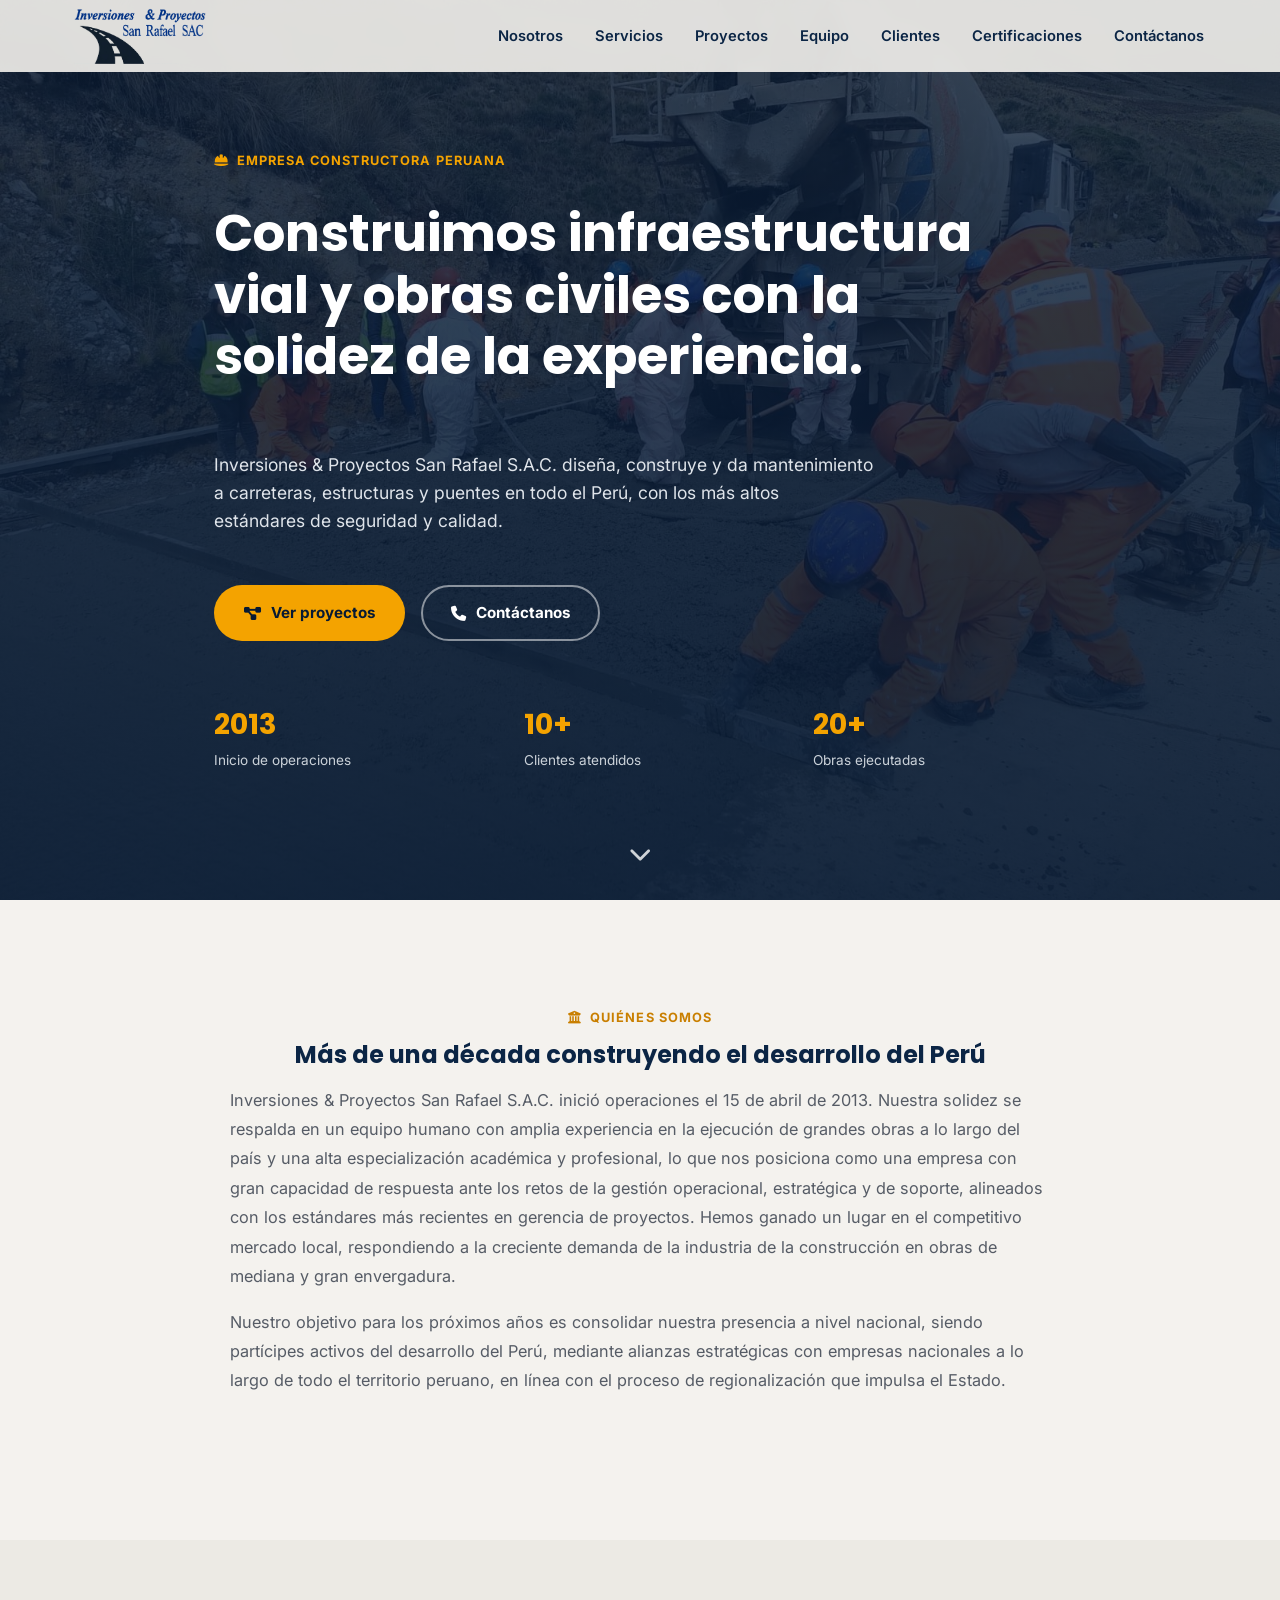
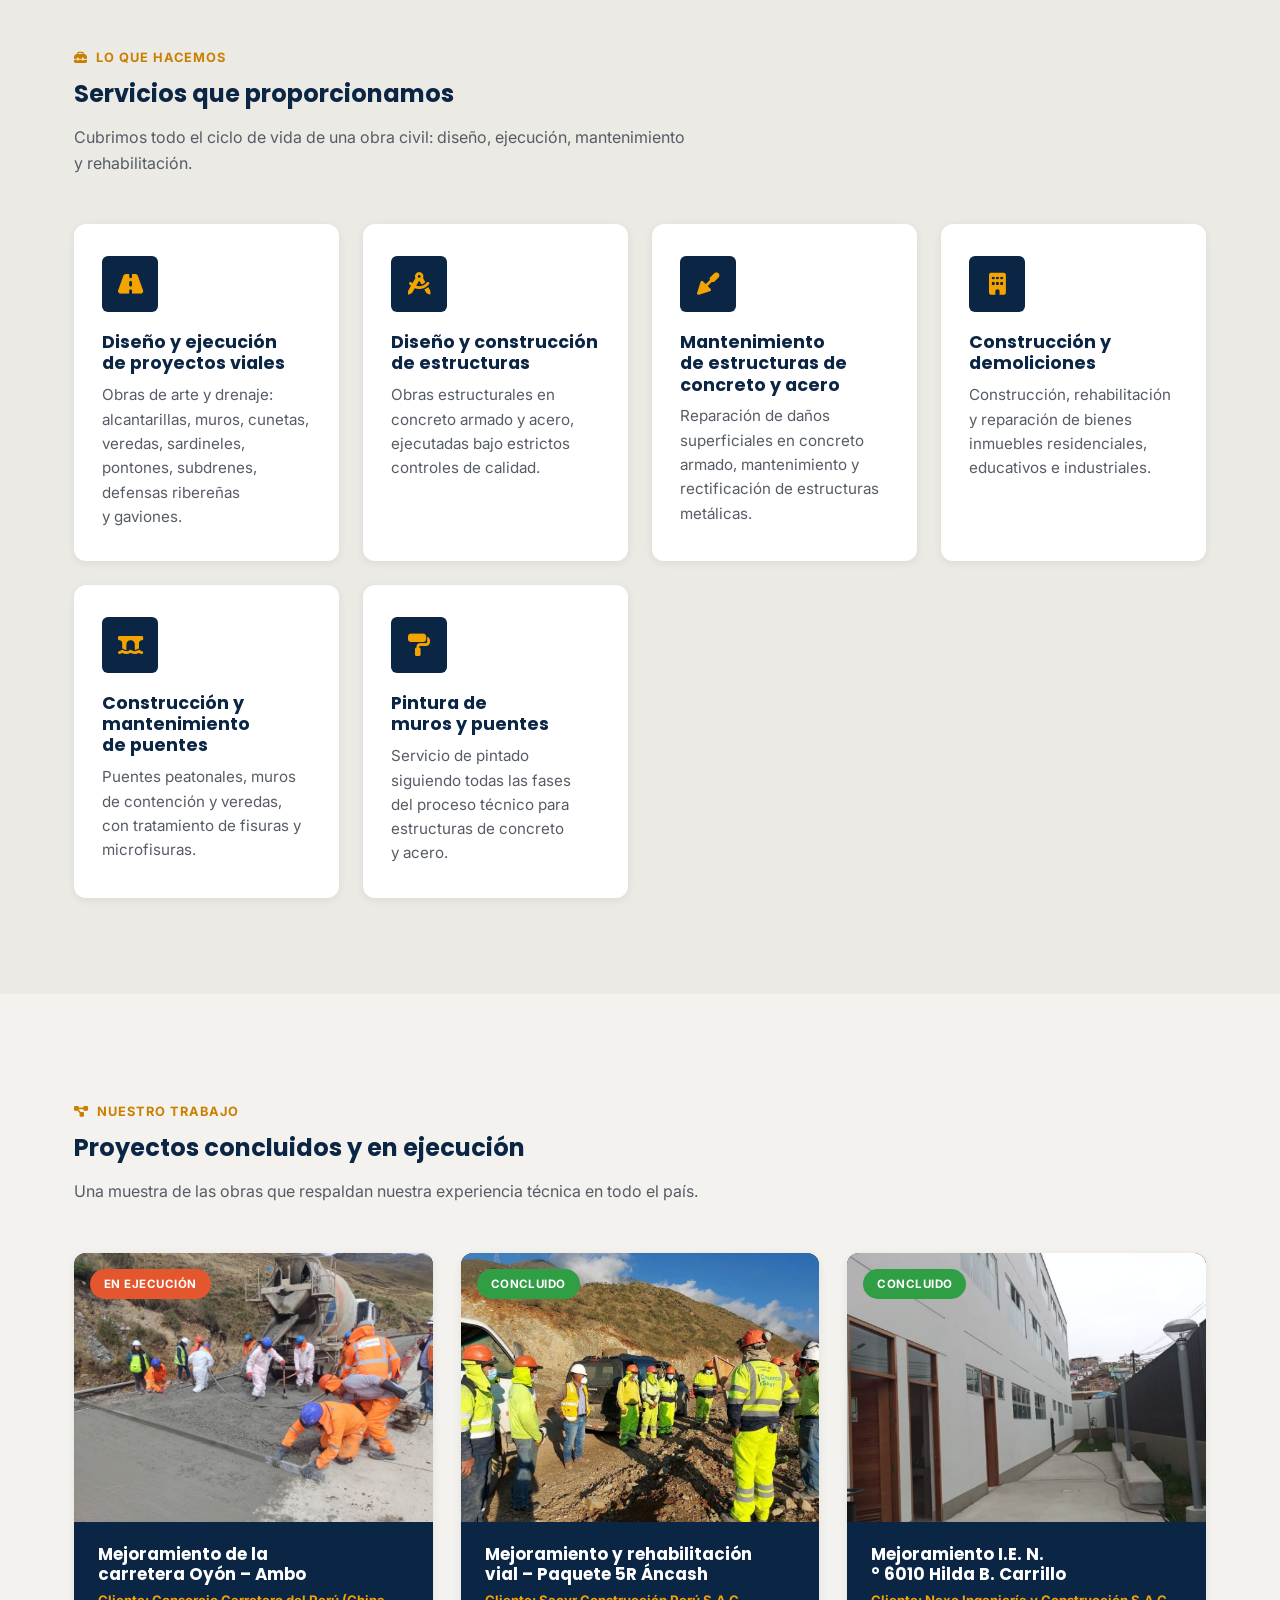
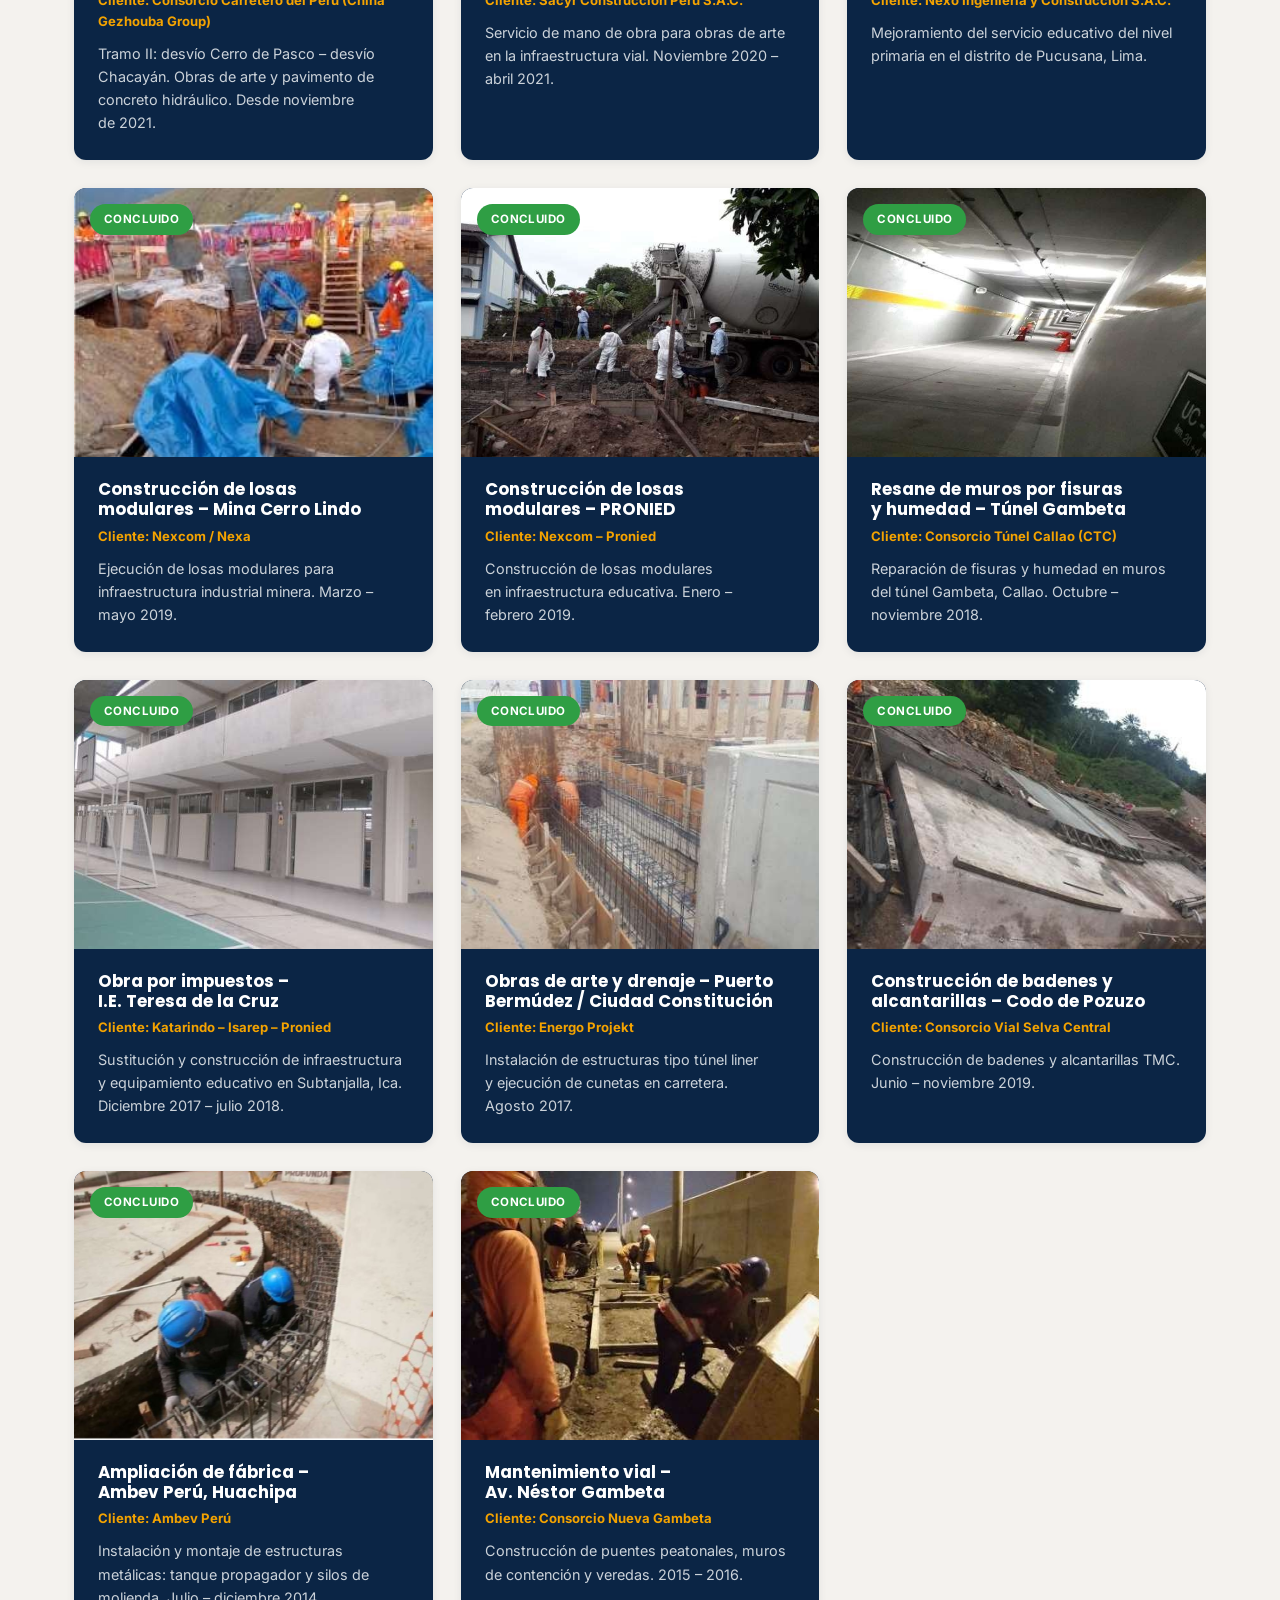
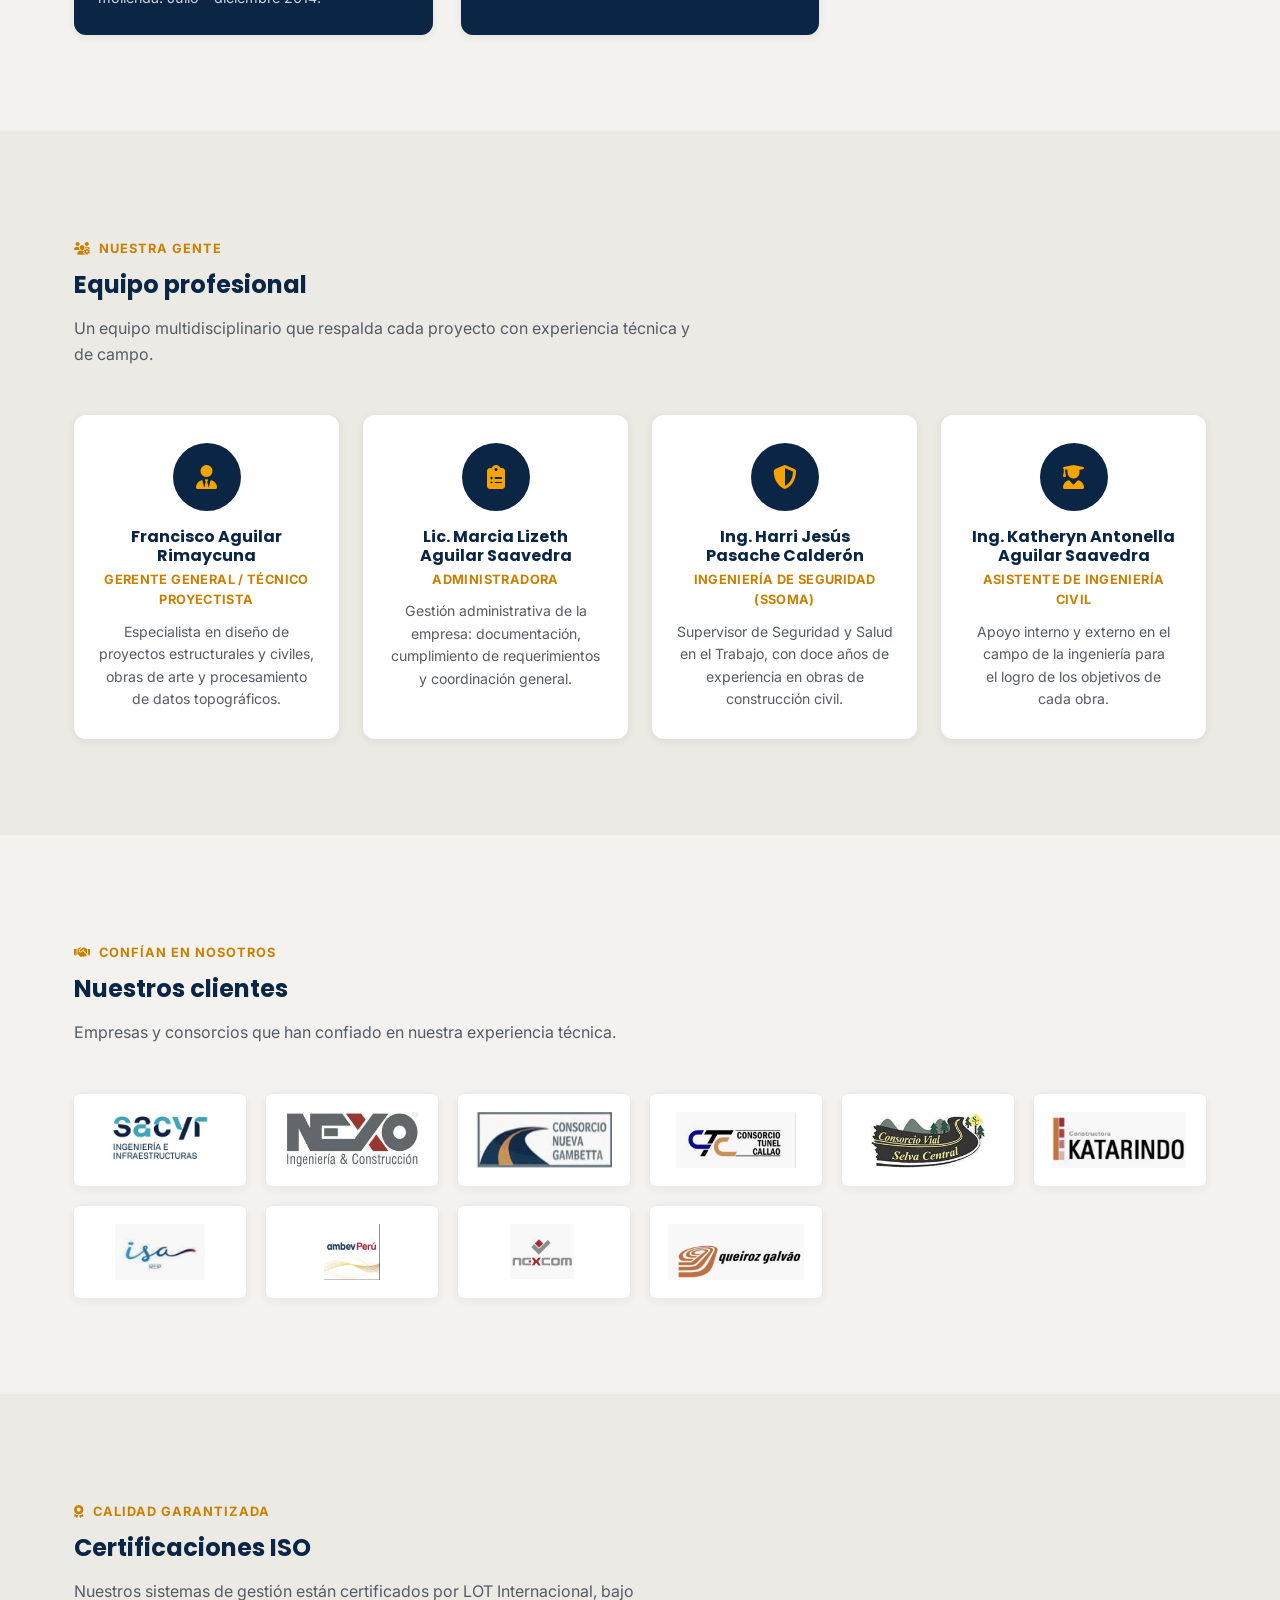
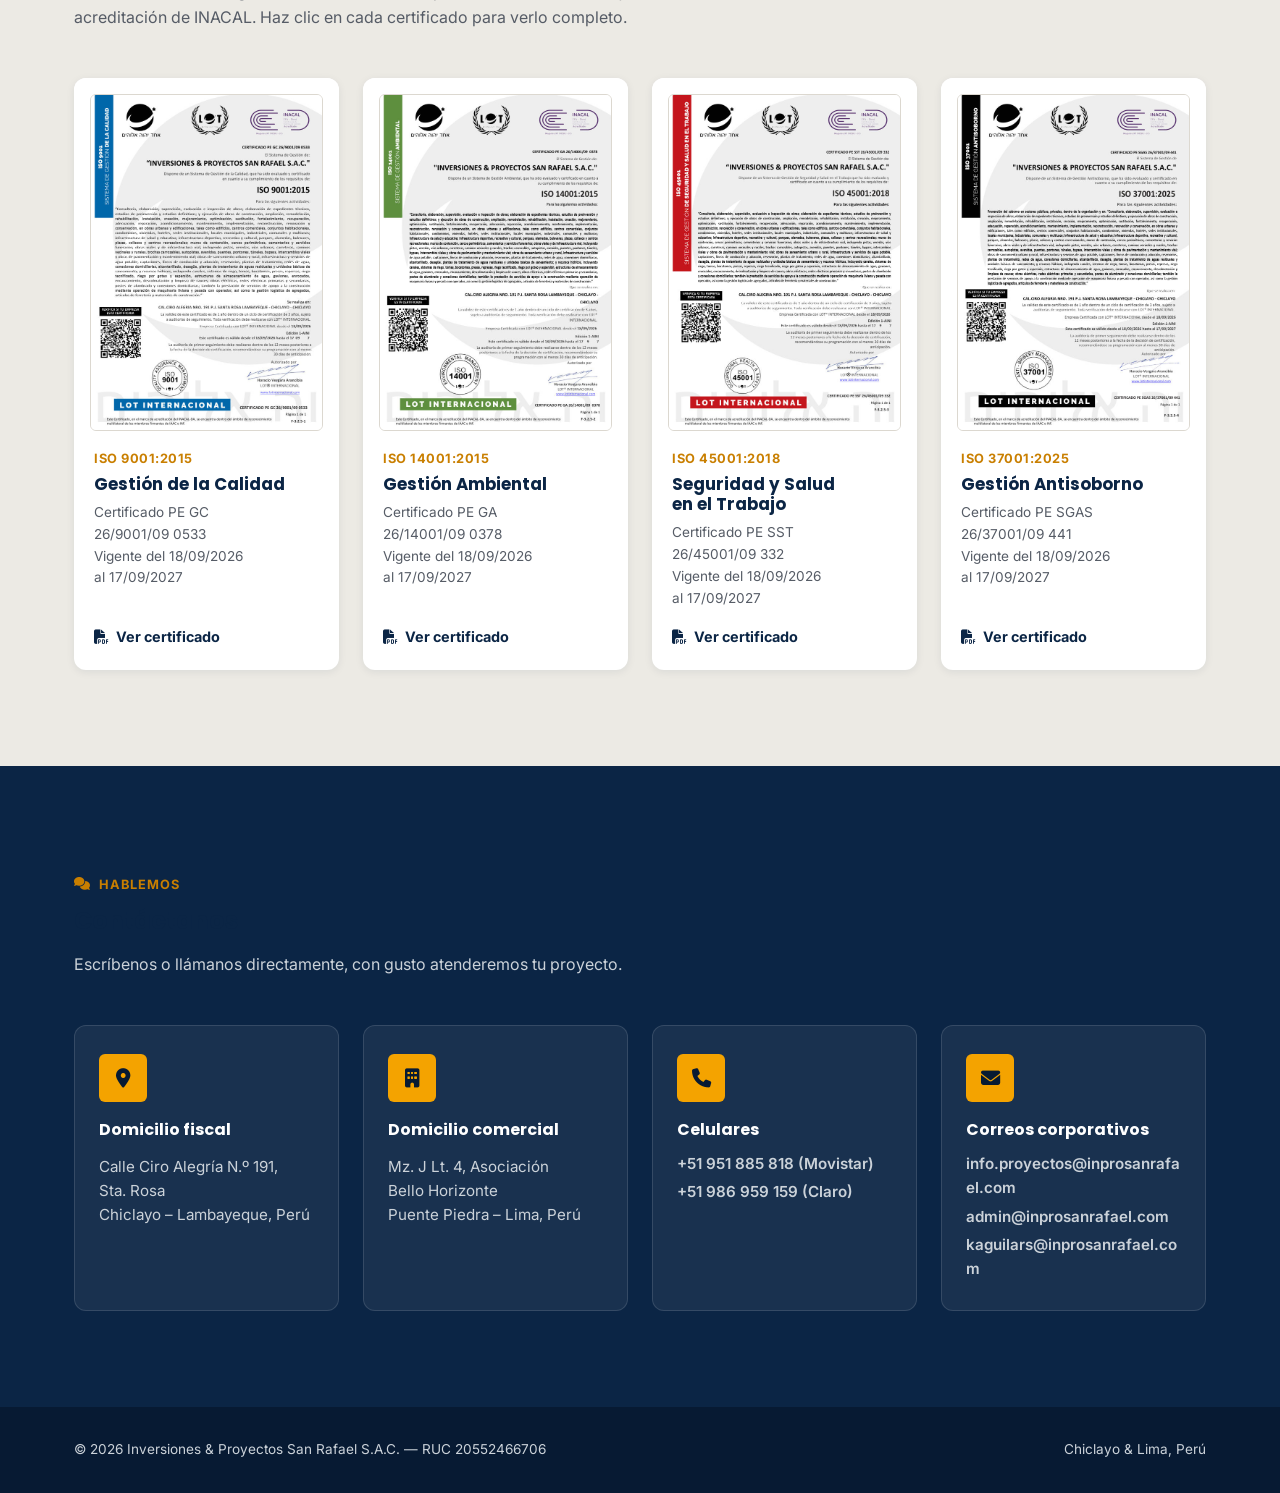
<file: index.html>
<!DOCTYPE html>
<html lang="es-PE">
<head>
  <meta charset="UTF-8" />
  <meta name="viewport" content="width=device-width, initial-scale=1.0" />
  <title>Inversiones &amp; Proyectos San Rafael SAC | Empresa Constructora en Perú</title>
  <meta name="description" content="Inversiones & Proyectos San Rafael S.A.C. — empresa constructora peruana especializada en obras viales, estructuras, puentes y mantenimiento. Conoce nuestros servicios, proyectos y equipo." />
  <meta name="robots" content="index, follow" />
  <link rel="canonical" href="https://inversiones-y-proyectos-san-rafael-sac.com/" />

  <!-- Open Graph -->
  <meta property="og:type" content="website" />
  <meta property="og:site_name" content="Inversiones & Proyectos San Rafael SAC" />
  <meta property="og:title" content="Inversiones & Proyectos San Rafael SAC | Empresa Constructora en Perú" />
  <meta property="og:description" content="Empresa constructora peruana con más de 10 años de experiencia en obras viales, estructuras, puentes y mantenimiento civil." />
  <meta property="og:image" content="https://inversiones-y-proyectos-san-rafael-sac.com/img/hero-carretera-oyon.jpg" />
  <meta property="og:locale" content="es_PE" />
  <meta name="twitter:card" content="summary_large_image" />

  <link rel="icon" href="img/logo-san-rafael.png" type="image/png" />

  <link rel="preconnect" href="https://fonts.googleapis.com" />
  <link rel="preconnect" href="https://fonts.gstatic.com" crossorigin />
  <link rel="preconnect" href="https://cdnjs.cloudflare.com" crossorigin />
  <link rel="preload" as="image" href="img/hero-carretera-oyon.jpg" />
  <link href="https://fonts.googleapis.com/css2?family=Inter:wght@400;500;600;700&family=Poppins:wght@600;700;800&display=swap" rel="stylesheet" />

  <!-- Font Awesome se carga sin bloquear el primer render -->
  <link rel="stylesheet" href="https://cdnjs.cloudflare.com/ajax/libs/font-awesome/6.5.2/css/all.min.css" integrity="sha512-SnH5WK+bZxgPHs44uWIX+LLJAJ9/2PkPKZ5QiAj6Ta86w+fsb2TkcmfRyVX3pBnMFcV7oQPJkl9QevSCWr3W6A==" crossorigin="anonymous" referrerpolicy="no-referrer" media="print" onload="this.media='all'" />
  <noscript><link rel="stylesheet" href="https://cdnjs.cloudflare.com/ajax/libs/font-awesome/6.5.2/css/all.min.css" integrity="sha512-SnH5WK+bZxgPHs44uWIX+LLJAJ9/2PkPKZ5QiAj6Ta86w+fsb2TkcmfRyVX3pBnMFcV7oQPJkl9QevSCWr3W6A==" crossorigin="anonymous" referrerpolicy="no-referrer" /></noscript>

  <link rel="stylesheet" href="css/styles.css" />
  <noscript><style>[data-reveal], [data-reveal-stagger] > * { opacity: 1 !important; transform: none !important; }</style></noscript>
</head>
<body>

  <header class="site-header">
    <div class="container">
      <a href="#inicio" class="brand">
        <img src="img/logo_mejorado_transparente.png" alt="Logo Inversiones & Proyectos San Rafael SAC" width="1532" height="650" />
      </a>

      <button class="nav-toggle" aria-label="Abrir menú de navegación" aria-expanded="false">
        <i class="fa-solid fa-bars" aria-hidden="true"></i>
      </button>

      <nav class="main-nav" aria-label="Navegación principal">
        <ul>
          <li><a href="#nosotros">Nosotros</a></li>
          <li><a href="#servicios">Servicios</a></li>
          <li><a href="#proyectos">Proyectos</a></li>
          <li><a href="#equipo">Equipo</a></li>
          <li><a href="#clientes">Clientes</a></li>
          <li><a href="#certificaciones">Certificaciones</a></li>
          <li><a href="#contacto">Contáctanos</a></li>
        </ul>
      </nav>
    </div>
  </header>

  <main>

    <!-- ================= HERO ================= -->
    <section class="hero" id="inicio">
      <div class="container">
        <span class="eyebrow"><i class="fa-solid fa-helmet-safety" aria-hidden="true"></i> Empresa constructora peruana</span>
        <h1>Construimos infraestructura vial y obras civiles con la solidez de la experiencia.</h1>
        <p>Inversiones &amp; Proyectos San Rafael S.A.C. diseña, construye y da mantenimiento a carreteras, estructuras y puentes en todo el Perú, con los más altos estándares de seguridad y calidad.</p>
        <div class="hero-actions">
          <a href="#proyectos" class="btn btn-primary"><i class="fa-solid fa-diagram-project" aria-hidden="true"></i> Ver proyectos</a>
          <a href="#contacto" class="btn btn-ghost"><i class="fa-solid fa-phone" aria-hidden="true"></i> Contáctanos</a>
        </div>
        <div class="hero-stats">
          <div><strong>2013</strong><span>Inicio de operaciones</span></div>
          <div><strong>10+</strong><span>Clientes atendidos</span></div>
          <div><strong>20+</strong><span>Obras ejecutadas</span></div>
        </div>
      </div>
      <span class="scroll-cue"><i class="fa-solid fa-chevron-down" aria-hidden="true"></i></span>
    </section>

    <!-- ================= NOSOTROS ================= -->
    <section class="section" id="nosotros">
      <div class="container">
        <div class="section-head section-head--prose" data-reveal>
          <span class="eyebrow"><i class="fa-solid fa-building-columns" aria-hidden="true"></i> Quiénes somos</span>
          <h2>Más de una década construyendo el desarrollo del Perú</h2>
          <p>Inversiones &amp; Proyectos San Rafael S.A.C. inició operaciones el 15 de abril de 2013. Nuestra solidez se respalda en un equipo humano con amplia experiencia en la ejecución de grandes obras a lo largo del país y una alta especialización académica y profesional, lo que nos posiciona como una empresa con gran capacidad de respuesta ante los retos de la gestión operacional, estratégica y de soporte, alineados con los estándares más recientes en gerencia de proyectos. Hemos ganado un lugar en el competitivo mercado local, respondiendo a la creciente demanda de la industria de la construcción en obras de mediana y gran envergadura.</p>
          <p>Nuestro objetivo para los próximos años es consolidar nuestra presencia a nivel nacional, siendo partícipes activos del desarrollo del Perú, mediante alianzas estratégicas con empresas nacionales a lo largo de todo el territorio peruano, en línea con el proceso de regionalización que impulsa el Estado.</p>
        </div>
      </div>
    </section>

    <!-- ================= SERVICIOS ================= -->
    <section class="section section-alt" id="servicios">
      <div class="container">
        <div class="section-head" data-reveal>
          <span class="eyebrow"><i class="fa-solid fa-toolbox" aria-hidden="true"></i> Lo que hacemos</span>
          <h2>Servicios que proporcionamos</h2>
          <p>Cubrimos todo el ciclo de vida de una obra civil: diseño, ejecución, mantenimiento y rehabilitación.</p>
        </div>

        <div class="services-grid" data-reveal-stagger>
          <article class="service-card">
            <div class="service-icon"><i class="fa-solid fa-road" aria-hidden="true"></i></div>
            <h3>Diseño y ejecución de proyectos viales</h3>
            <p>Obras de arte y drenaje: alcantarillas, muros, cunetas, veredas, sardineles, pontones, subdrenes, defensas ribereñas y gaviones.</p>
          </article>

          <article class="service-card">
            <div class="service-icon"><i class="fa-solid fa-drafting-compass" aria-hidden="true"></i></div>
            <h3>Diseño y construcción de estructuras</h3>
            <p>Obras estructurales en concreto armado y acero, ejecutadas bajo estrictos controles de calidad.</p>
          </article>

          <article class="service-card">
            <div class="service-icon"><i class="fa-solid fa-trowel" aria-hidden="true"></i></div>
            <h3>Mantenimiento de estructuras de concreto y acero</h3>
            <p>Reparación de daños superficiales en concreto armado, mantenimiento y rectificación de estructuras metálicas.</p>
          </article>

          <article class="service-card">
            <div class="service-icon"><i class="fa-solid fa-building" aria-hidden="true"></i></div>
            <h3>Construcción y demoliciones</h3>
            <p>Construcción, rehabilitación y reparación de bienes inmuebles residenciales, educativos e industriales.</p>
          </article>

          <article class="service-card">
            <div class="service-icon"><i class="fa-solid fa-bridge-water" aria-hidden="true"></i></div>
            <h3>Construcción y mantenimiento de puentes</h3>
            <p>Puentes peatonales, muros de contención y veredas, con tratamiento de fisuras y microfisuras.</p>
          </article>

          <article class="service-card">
            <div class="service-icon"><i class="fa-solid fa-paint-roller" aria-hidden="true"></i></div>
            <h3>Pintura de muros y puentes</h3>
            <p>Servicio de pintado siguiendo todas las fases del proceso técnico para estructuras de concreto y acero.</p>
          </article>
        </div>
      </div>
    </section>

    <!-- ================= PROYECTOS ================= -->
    <section class="section" id="proyectos">
      <div class="container">
        <div class="section-head" data-reveal>
          <span class="eyebrow"><i class="fa-solid fa-diagram-project" aria-hidden="true"></i> Nuestro trabajo</span>
          <h2>Proyectos concluidos y en ejecución</h2>
          <p>Una muestra de las obras que respaldan nuestra experiencia técnica en todo el país.</p>
        </div>

        <div class="projects-grid" data-reveal-stagger>

          <article class="project-card">
            <span class="project-status ongoing">En ejecución</span>
            <div class="project-media">
              <img src="img/proyectos/oyon-ambo.jpg" alt="Vaciado de concreto en la carretera Oyón - Ambo" width="800" height="600" loading="lazy" />
            </div>
            <div class="project-body">
              <h3>Mejoramiento de la carretera Oyón – Ambo</h3>
              <span class="project-client">Cliente: Consorcio Carretero del Perú (China Gezhouba Group)</span>
              <p>Tramo II: desvío Cerro de Pasco – desvío Chacayán. Obras de arte y pavimento de concreto hidráulico. Desde noviembre de 2021.</p>
            </div>
          </article>

          <article class="project-card">
            <span class="project-status done">Concluido</span>
            <div class="project-media">
              <img src="img/proyectos/5r-ancash.jpg" alt="Cuadrilla de trabajo en la carretera 5R Áncash" width="800" height="600" loading="lazy" />
            </div>
            <div class="project-body">
              <h3>Mejoramiento y rehabilitación vial – Paquete 5R Áncash</h3>
              <span class="project-client">Cliente: Sacyr Construcción Perú S.A.C.</span>
              <p>Servicio de mano de obra para obras de arte en la infraestructura vial. Noviembre 2020 – abril 2021.</p>
            </div>
          </article>

          <article class="project-card">
            <span class="project-status done">Concluido</span>
            <div class="project-media">
              <img src="img/proyectos/pucusana-ie6010.jpg" alt="Fachada de la I.E. N°6010 Hilda B. Carrillo en Pucusana" width="800" height="600" loading="lazy" />
            </div>
            <div class="project-body">
              <h3>Mejoramiento I.E. N.° 6010 Hilda B. Carrillo</h3>
              <span class="project-client">Cliente: Nexo Ingeniería y Construcción S.A.C.</span>
              <p>Mejoramiento del servicio educativo del nivel primaria en el distrito de Pucusana, Lima.</p>
            </div>
          </article>

          <article class="project-card">
            <span class="project-status done">Concluido</span>
            <div class="project-media">
              <img src="img/proyectos/cerro-lindo-losas.jpg" alt="Construcción de losas modulares en Mina Cerro Lindo" width="800" height="600" loading="lazy" />
            </div>
            <div class="project-body">
              <h3>Construcción de losas modulares – Mina Cerro Lindo</h3>
              <span class="project-client">Cliente: Nexcom / Nexa</span>
              <p>Ejecución de losas modulares para infraestructura industrial minera. Marzo – mayo 2019.</p>
            </div>
          </article>

          <article class="project-card">
            <span class="project-status done">Concluido</span>
            <div class="project-media">
              <img src="img/proyectos/pronied-losas.jpg" alt="Construcción de losas modulares para Pronied" width="800" height="600" loading="lazy" />
            </div>
            <div class="project-body">
              <h3>Construcción de losas modulares – PRONIED</h3>
              <span class="project-client">Cliente: Nexcom – Pronied</span>
              <p>Construcción de losas modulares en infraestructura educativa. Enero – febrero 2019.</p>
            </div>
          </article>

          <article class="project-card">
            <span class="project-status done">Concluido</span>
            <div class="project-media">
              <img src="img/proyectos/tunel-gambeta-resane.jpg" alt="Interior del túnel Gambeta durante trabajos de resane" width="800" height="600" loading="lazy" />
            </div>
            <div class="project-body">
              <h3>Resane de muros por fisuras y humedad – Túnel Gambeta</h3>
              <span class="project-client">Cliente: Consorcio Túnel Callao (CTC)</span>
              <p>Reparación de fisuras y humedad en muros del túnel Gambeta, Callao. Octubre – noviembre 2018.</p>
            </div>
          </article>

          <article class="project-card">
            <span class="project-status done">Concluido</span>
            <div class="project-media">
              <img src="img/proyectos/teresa-de-la-cruz-ica.jpg" alt="Patio interior de la I.E. Teresa de la Cruz en Subtanjalla, Ica" width="800" height="600" loading="lazy" />
            </div>
            <div class="project-body">
              <h3>Obra por impuestos – I.E. Teresa de la Cruz</h3>
              <span class="project-client">Cliente: Katarindo – Isarep – Pronied</span>
              <p>Sustitución y construcción de infraestructura y equipamiento educativo en Subtanjalla, Ica. Diciembre 2017 – julio 2018.</p>
            </div>
          </article>

          <article class="project-card">
            <span class="project-status done">Concluido</span>
            <div class="project-media">
              <img src="img/proyectos/puerto-bermudez.jpg" alt="Obra de arte en la carretera Puerto Bermúdez - Ciudad Constitución" width="800" height="600" loading="lazy" />
            </div>
            <div class="project-body">
              <h3>Obras de arte y drenaje – Puerto Bermúdez / Ciudad Constitución</h3>
              <span class="project-client">Cliente: Energo Projekt</span>
              <p>Instalación de estructuras tipo túnel liner y ejecución de cunetas en carretera. Agosto 2017.</p>
            </div>
          </article>

          <article class="project-card">
            <span class="project-status done">Concluido</span>
            <div class="project-media">
              <img src="img/proyectos/codo-pozuzo-badenes.jpg" alt="Construcción de badenes en Codo de Pozuzo" width="800" height="600" loading="lazy" />
            </div>
            <div class="project-body">
              <h3>Construcción de badenes y alcantarillas – Codo de Pozuzo</h3>
              <span class="project-client">Cliente: Consorcio Vial Selva Central</span>
              <p>Construcción de badenes y alcantarillas TMC. Junio – noviembre 2019.</p>
            </div>
          </article>

          <article class="project-card">
            <span class="project-status done">Concluido</span>
            <div class="project-media">
              <img src="img/proyectos/ambev-huachipa.jpg" alt="Estructura circular de concreto en la ampliación de fábrica Ambev Huachipa" width="800" height="600" loading="lazy" />
            </div>
            <div class="project-body">
              <h3>Ampliación de fábrica – Ambev Perú, Huachipa</h3>
              <span class="project-client">Cliente: Ambev Perú</span>
              <p>Instalación y montaje de estructuras metálicas: tanque propagador y silos de molienda. Julio – diciembre 2014.</p>
            </div>
          </article>

          <article class="project-card">
            <span class="project-status done">Concluido</span>
            <div class="project-media">
              <img src="img/proyectos/nestor-gambeta-callao.jpg" alt="Trabajos nocturnos en la avenida Néstor Gambeta, Callao" width="800" height="600" loading="lazy" />
            </div>
            <div class="project-body">
              <h3>Mantenimiento vial – Av. Néstor Gambeta</h3>
              <span class="project-client">Cliente: Consorcio Nueva Gambeta</span>
              <p>Construcción de puentes peatonales, muros de contención y veredas. 2015 – 2016.</p>
            </div>
          </article>

        </div>
      </div>
    </section>

    <!-- ================= EQUIPO ================= -->
    <section class="section section-alt" id="equipo">
      <div class="container">
        <div class="section-head" data-reveal>
          <span class="eyebrow"><i class="fa-solid fa-users-gear" aria-hidden="true"></i> Nuestra gente</span>
          <h2>Equipo profesional</h2>
          <p>Un equipo multidisciplinario que respalda cada proyecto con experiencia técnica y de campo.</p>
        </div>

        <div class="team-grid" data-reveal-stagger>
          <article class="team-card">
            <div class="team-avatar"><i class="fa-solid fa-user-tie" aria-hidden="true"></i></div>
            <h3>Francisco Aguilar Rimaycuna</h3>
            <span class="team-role">Gerente General / Técnico Proyectista</span>
            <p>Especialista en diseño de proyectos estructurales y civiles, obras de arte y procesamiento de datos topográficos.</p>
          </article>

          <article class="team-card">
            <div class="team-avatar"><i class="fa-solid fa-clipboard-list" aria-hidden="true"></i></div>
            <h3>Lic. Marcia Lizeth Aguilar Saavedra</h3>
            <span class="team-role">Administradora</span>
            <p>Gestión administrativa de la empresa: documentación, cumplimiento de requerimientos y coordinación general.</p>
          </article>

          <article class="team-card">
            <div class="team-avatar"><i class="fa-solid fa-shield-halved" aria-hidden="true"></i></div>
            <h3>Ing. Harri Jesús Pasache Calderón</h3>
            <span class="team-role">Ingeniería de Seguridad (SSOMA)</span>
            <p>Supervisor de Seguridad y Salud en el Trabajo, con doce años de experiencia en obras de construcción civil.</p>
          </article>

          <article class="team-card">
            <div class="team-avatar"><i class="fa-solid fa-user-graduate" aria-hidden="true"></i></div>
            <h3>Ing. Katheryn Antonella Aguilar Saavedra</h3>
            <span class="team-role">Asistente de Ingeniería Civil</span>
            <p>Apoyo interno y externo en el campo de la ingeniería para el logro de los objetivos de cada obra.</p>
          </article>
        </div>
      </div>
    </section>

    <!-- ================= CLIENTES ================= -->
    <section class="section" id="clientes">
      <div class="container">
        <div class="section-head" data-reveal>
          <span class="eyebrow"><i class="fa-solid fa-handshake" aria-hidden="true"></i> Confían en nosotros</span>
          <h2>Nuestros clientes</h2>
          <p>Empresas y consorcios que han confiado en nuestra experiencia técnica.</p>
        </div>

        <div class="clients-grid" data-reveal-stagger>
          <div class="client-logo"><img src="img/clientes/sacyr.png" alt="Sacyr Ingeniería e Infraestructuras" width="241" height="136" loading="lazy" /></div>
          <div class="client-logo"><img src="img/clientes/nexo.jpg" alt="Nexo Ingeniería & Construcción" width="269" height="104" loading="lazy" /></div>
          <div class="client-logo"><img src="img/clientes/consorcio-nueva-gambetta.jpg" alt="Consorcio Nueva Gambetta" width="232" height="73" loading="lazy" /></div>
          <div class="client-logo"><img src="img/clientes/consorcio-tunel-callao.jpg" alt="Consorcio Túnel Callao" width="417" height="194" loading="lazy" /></div>
          <div class="client-logo"><img src="img/clientes/consorcio-selva-central.jpg" alt="Consorcio Vial Selva Central" width="194" height="96" loading="lazy" /></div>
          <div class="client-logo"><img src="img/clientes/katarindo.jpg" alt="Constructora Katarindo" width="350" height="135" loading="lazy" /></div>
          <div class="client-logo"><img src="img/clientes/isarep.jpg" alt="ISA REP" width="220" height="138" loading="lazy" /></div>
          <div class="client-logo"><img src="img/clientes/ambev.jpg" alt="Ambev Perú" width="190" height="187" loading="lazy" /></div>
          <div class="client-logo"><img src="img/clientes/nexcom.jpg" alt="Nexcom" width="236" height="194" loading="lazy" /></div>
          <div class="client-logo"><img src="img/clientes/queiroz-galvao.jpg" alt="Queiroz Galvão" width="416" height="171" loading="lazy" /></div>
        </div>
      </div>
    </section>

    <!-- ================= CERTIFICACIONES ================= -->
    <section class="section section-alt" id="certificaciones">
      <div class="container">
        <div class="section-head" data-reveal>
          <span class="eyebrow"><i class="fa-solid fa-award" aria-hidden="true"></i> Calidad garantizada</span>
          <h2>Certificaciones ISO</h2>
          <p>Nuestros sistemas de gestión están certificados por LOT Internacional, bajo acreditación de INACAL. Haz clic en cada certificado para verlo completo.</p>
        </div>

        <div class="certs-grid" data-reveal-stagger>
          <article class="cert-card">
            <a href="certificados/iso-9001-calidad.pdf" class="cert-media" target="_blank" rel="noopener" aria-label="Ver certificado ISO 9001 (PDF)">
              <img src="img/certificados/iso-9001-calidad.jpg" alt="Certificado ISO 9001:2015 de Inversiones & Proyectos San Rafael S.A.C." width="638" height="925" loading="lazy" />
            </a>
            <div class="cert-body">
              <span class="cert-norm">ISO 9001:2015</span>
              <h3>Gestión de la Calidad</h3>
              <p>Certificado PE GC 26/9001/09 0533<br />Vigente del 18/09/2026 al 17/09/2027</p>
              <a href="certificados/iso-9001-calidad.pdf" class="cert-link" target="_blank" rel="noopener"><i class="fa-solid fa-file-pdf" aria-hidden="true"></i> Ver certificado</a>
            </div>
          </article>

          <article class="cert-card">
            <a href="certificados/iso-14001-ambiental.pdf" class="cert-media" target="_blank" rel="noopener" aria-label="Ver certificado ISO 14001 (PDF)">
              <img src="img/certificados/iso-14001-ambiental.jpg" alt="Certificado ISO 14001:2015 de Inversiones & Proyectos San Rafael S.A.C." width="638" height="925" loading="lazy" />
            </a>
            <div class="cert-body">
              <span class="cert-norm">ISO 14001:2015</span>
              <h3>Gestión Ambiental</h3>
              <p>Certificado PE GA 26/14001/09 0378<br />Vigente del 18/09/2026 al 17/09/2027</p>
              <a href="certificados/iso-14001-ambiental.pdf" class="cert-link" target="_blank" rel="noopener"><i class="fa-solid fa-file-pdf" aria-hidden="true"></i> Ver certificado</a>
            </div>
          </article>

          <article class="cert-card">
            <a href="certificados/iso-45001-seguridad-salud.pdf" class="cert-media" target="_blank" rel="noopener" aria-label="Ver certificado ISO 45001 (PDF)">
              <img src="img/certificados/iso-45001-seguridad-salud.jpg" alt="Certificado ISO 45001:2018 de Inversiones & Proyectos San Rafael S.A.C." width="638" height="925" loading="lazy" />
            </a>
            <div class="cert-body">
              <span class="cert-norm">ISO 45001:2018</span>
              <h3>Seguridad y Salud en el Trabajo</h3>
              <p>Certificado PE SST 26/45001/09 332<br />Vigente del 18/09/2026 al 17/09/2027</p>
              <a href="certificados/iso-45001-seguridad-salud.pdf" class="cert-link" target="_blank" rel="noopener"><i class="fa-solid fa-file-pdf" aria-hidden="true"></i> Ver certificado</a>
            </div>
          </article>

          <article class="cert-card">
            <a href="certificados/iso-37001-antisoborno.pdf" class="cert-media" target="_blank" rel="noopener" aria-label="Ver certificado ISO 37001 (PDF)">
              <img src="img/certificados/iso-37001-antisoborno.jpg" alt="Certificado ISO 37001:2025 de Inversiones & Proyectos San Rafael S.A.C." width="638" height="925" loading="lazy" />
            </a>
            <div class="cert-body">
              <span class="cert-norm">ISO 37001:2025</span>
              <h3>Gestión Antisoborno</h3>
              <p>Certificado PE SGAS 26/37001/09 441<br />Vigente del 18/09/2026 al 17/09/2027</p>
              <a href="certificados/iso-37001-antisoborno.pdf" class="cert-link" target="_blank" rel="noopener"><i class="fa-solid fa-file-pdf" aria-hidden="true"></i> Ver certificado</a>
            </div>
          </article>
        </div>
      </div>
    </section>

    <!-- ================= CONTACTO ================= -->
    <section class="section contact-section" id="contacto">
      <div class="container">
        <div class="section-head" data-reveal>
          <span class="eyebrow"><i class="fa-solid fa-comments" aria-hidden="true"></i> Hablemos</span>
          <h2>Contáctanos</h2>
          <p>Escríbenos o llámanos directamente, con gusto atenderemos tu proyecto.</p>
        </div>

        <div class="contact-grid" data-reveal-stagger>
          <div class="contact-card">
            <div class="contact-icon"><i class="fa-solid fa-location-dot" aria-hidden="true"></i></div>
            <h3>Domicilio fiscal</h3>
            <p>Calle Ciro Alegría N.º 191, Sta. Rosa<br />Chiclayo – Lambayeque, Perú</p>
          </div>

          <div class="contact-card">
            <div class="contact-icon"><i class="fa-solid fa-building" aria-hidden="true"></i></div>
            <h3>Domicilio comercial</h3>
            <p>Mz. J Lt. 4, Asociación Bello Horizonte<br />Puente Piedra – Lima, Perú</p>
          </div>

          <div class="contact-card">
            <div class="contact-icon"><i class="fa-solid fa-phone" aria-hidden="true"></i></div>
            <h3>Celulares</h3>
            <a href="tel:+51951885818">+51 951 885 818 (Movistar)</a><br />
            <a href="tel:+51986959159">+51 986 959 159 (Claro)</a>
          </div>

          <div class="contact-card">
            <div class="contact-icon"><i class="fa-solid fa-envelope" aria-hidden="true"></i></div>
            <h3>Correos corporativos</h3>
            <a href="mailto:info.proyectos@inprosanrafael.com">info.proyectos@inprosanrafael.com</a><br />
            <a href="mailto:admin@inprosanrafael.com">admin@inprosanrafael.com</a><br />
            <a href="mailto:kaguilars@inprosanrafael.com">kaguilars@inprosanrafael.com</a>
          </div>
        </div>
      </div>
    </section>

  </main>

  <footer class="site-footer">
    <div class="container">
      <span>&copy; <span id="current-year">2026</span> Inversiones &amp; Proyectos San Rafael S.A.C. — RUC 20552466706</span>
      <span>Chiclayo &amp; Lima, Perú</span>
    </div>
  </footer>

  <script src="js/main.js"></script>
</body>
</html>
</file>
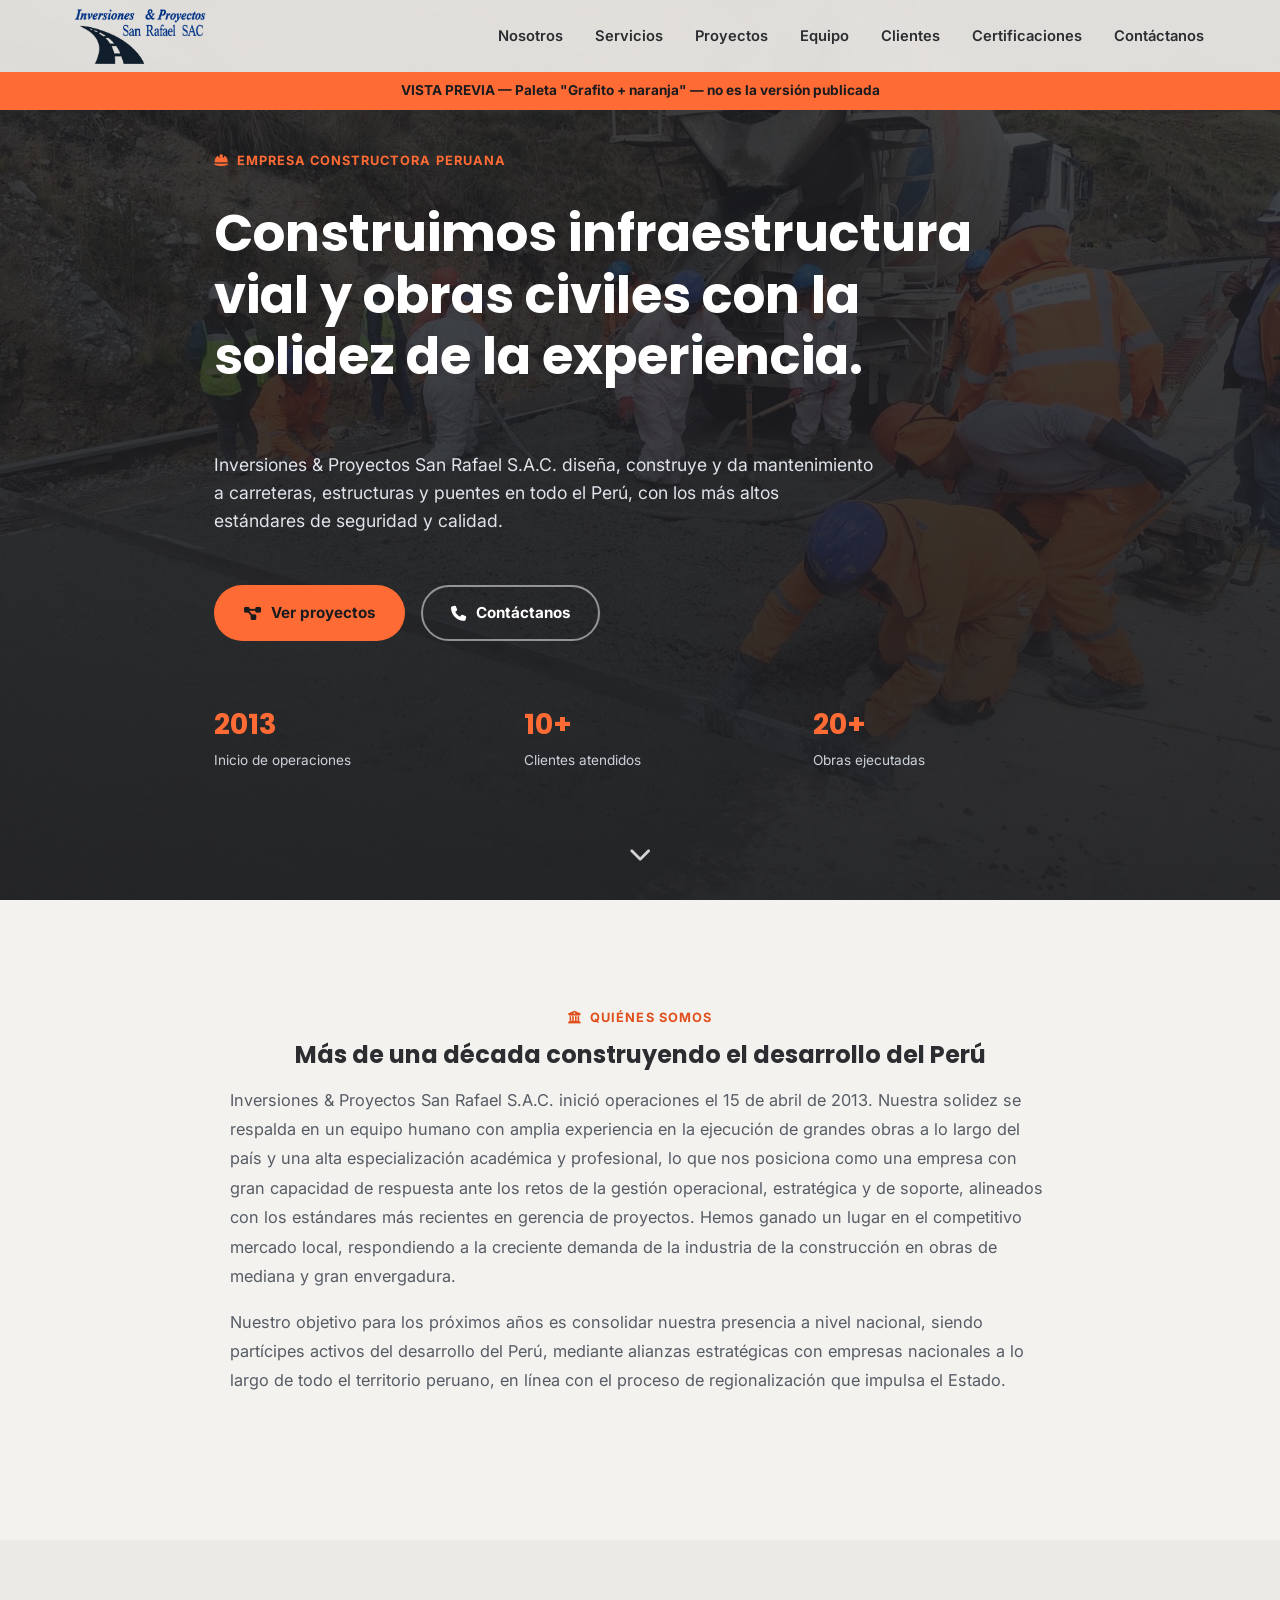
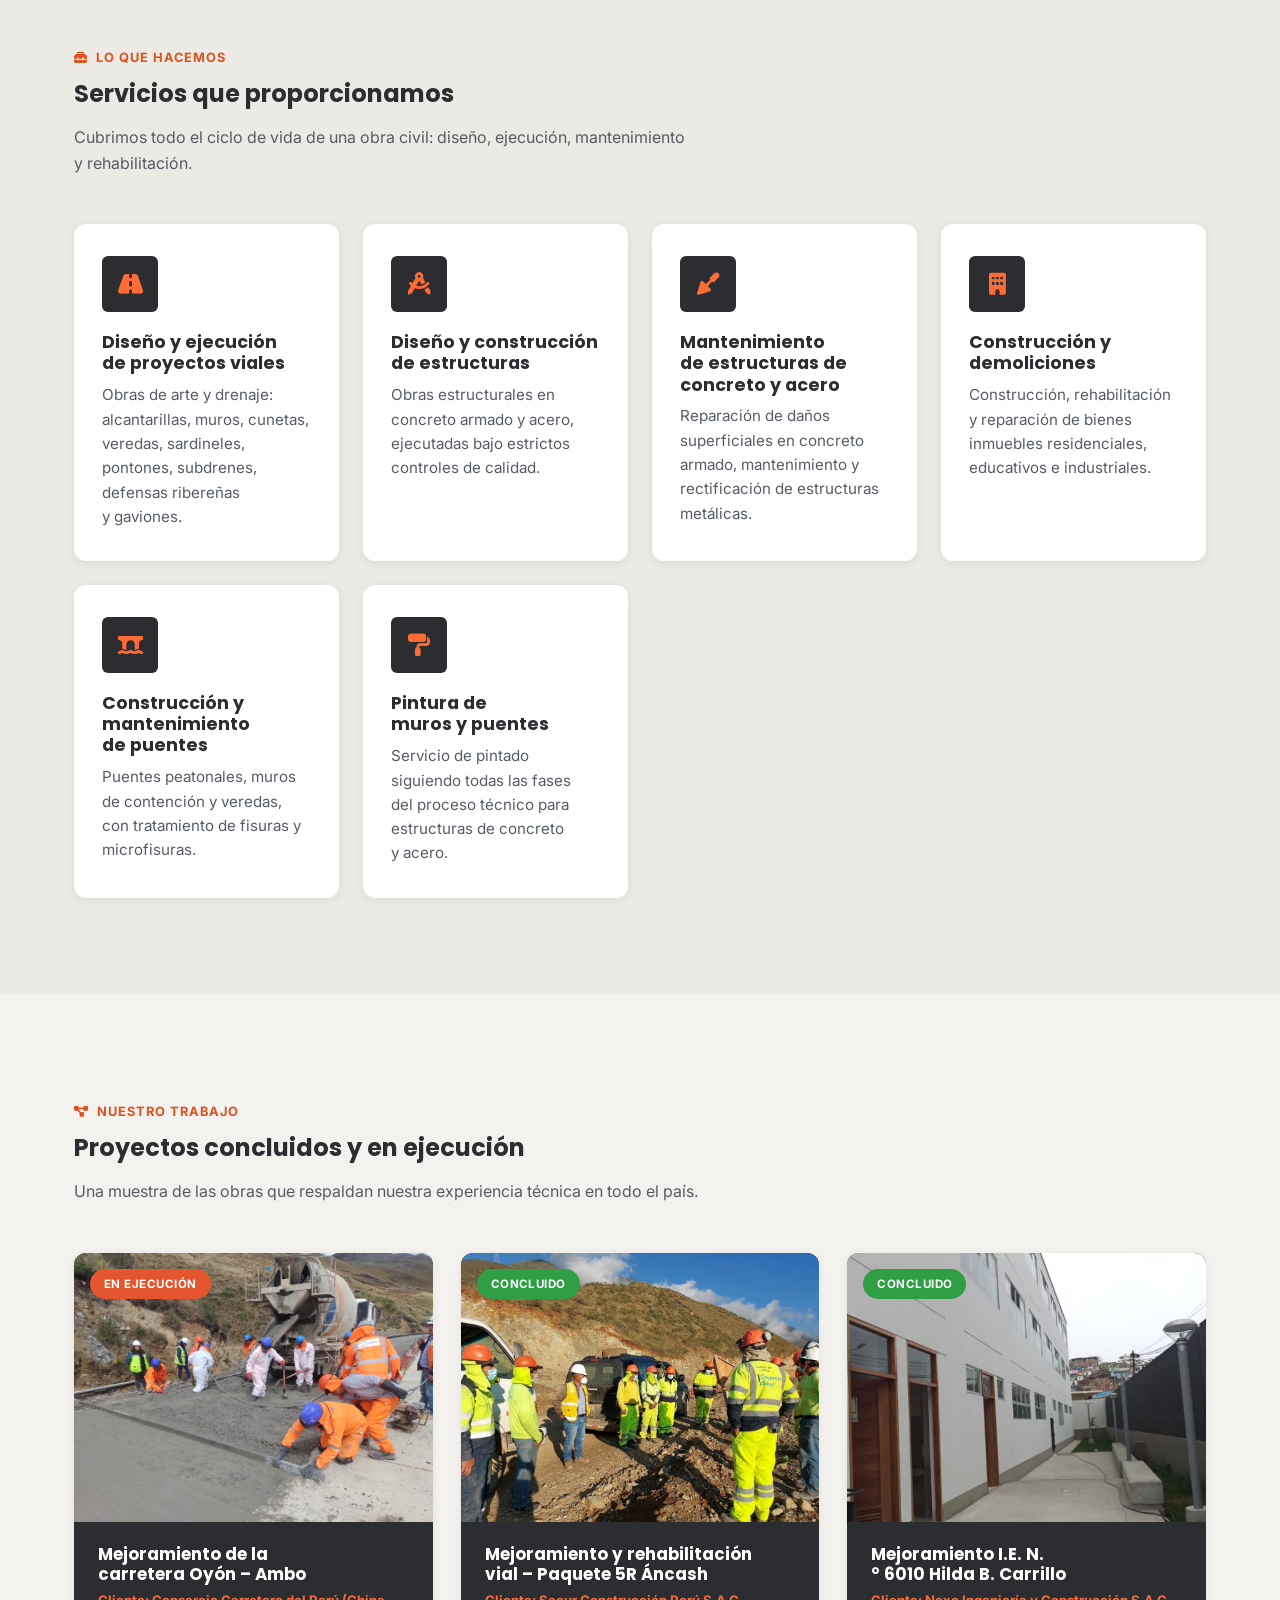
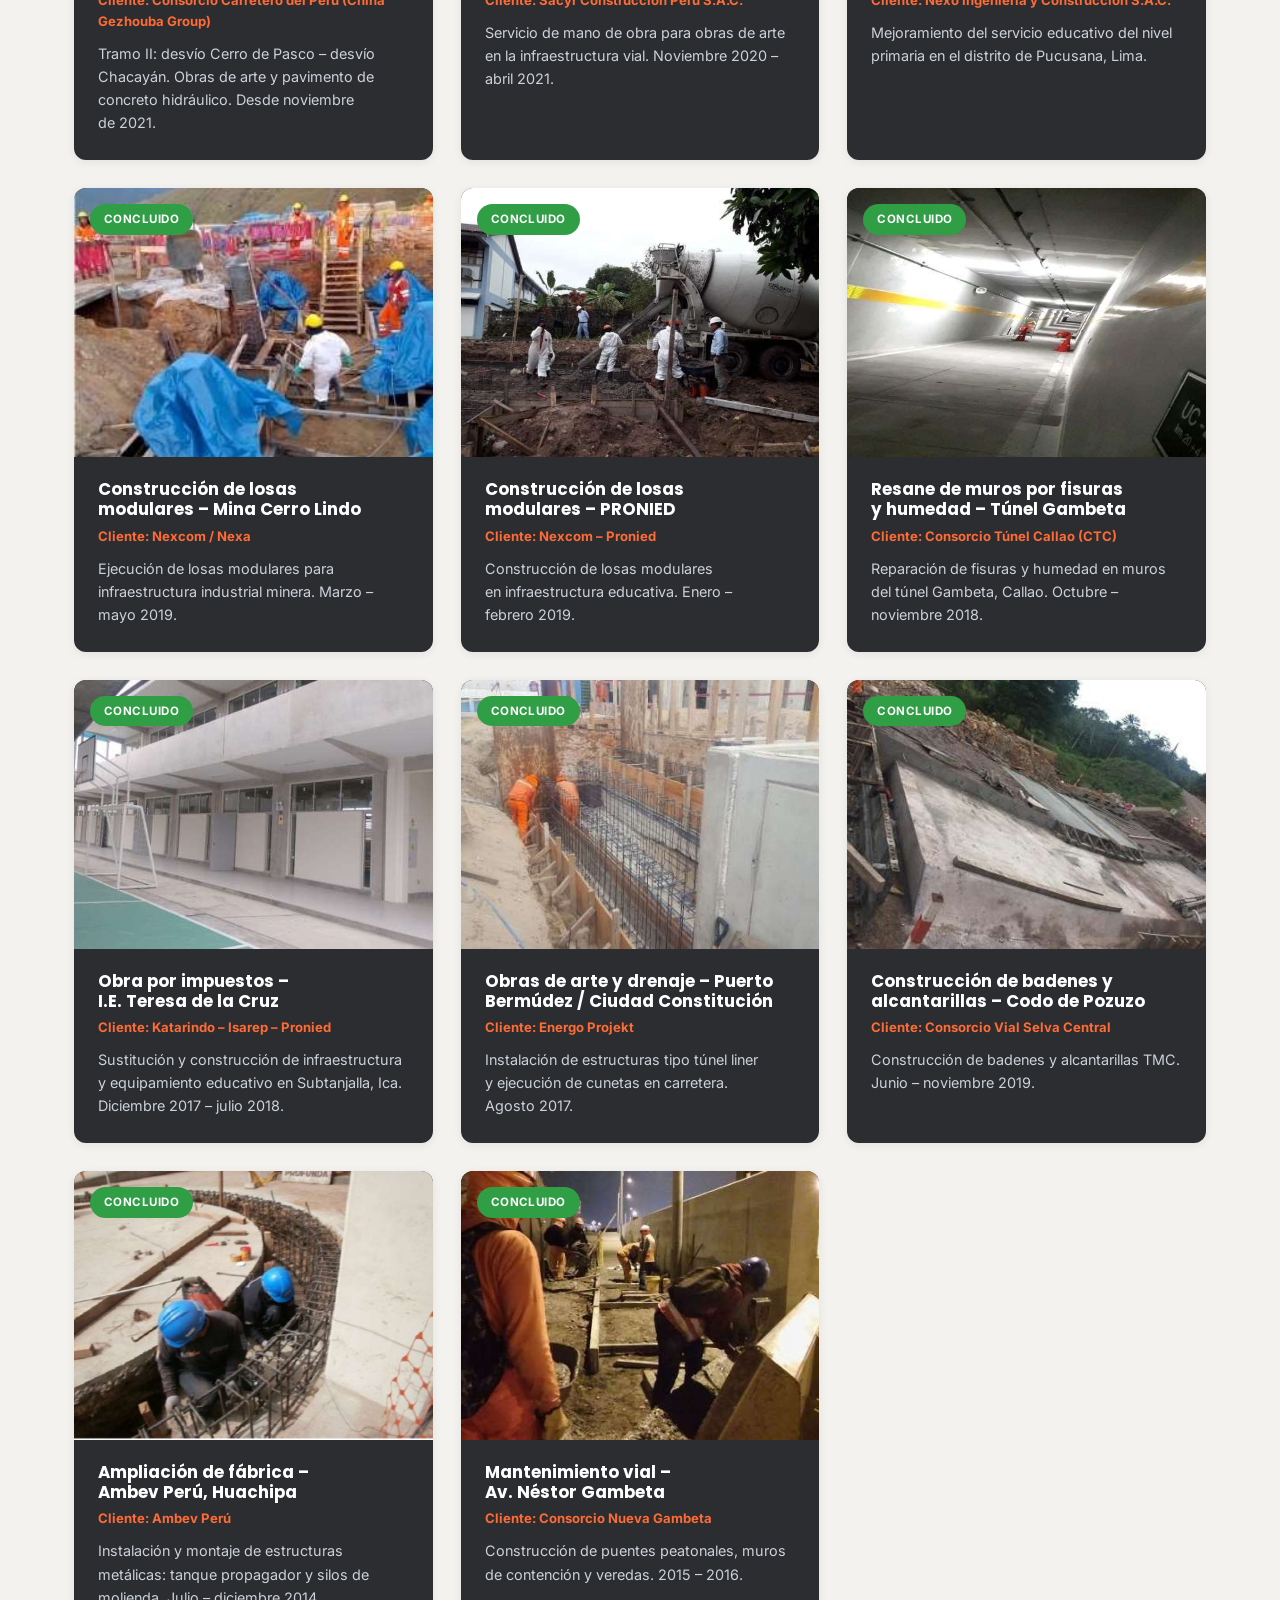
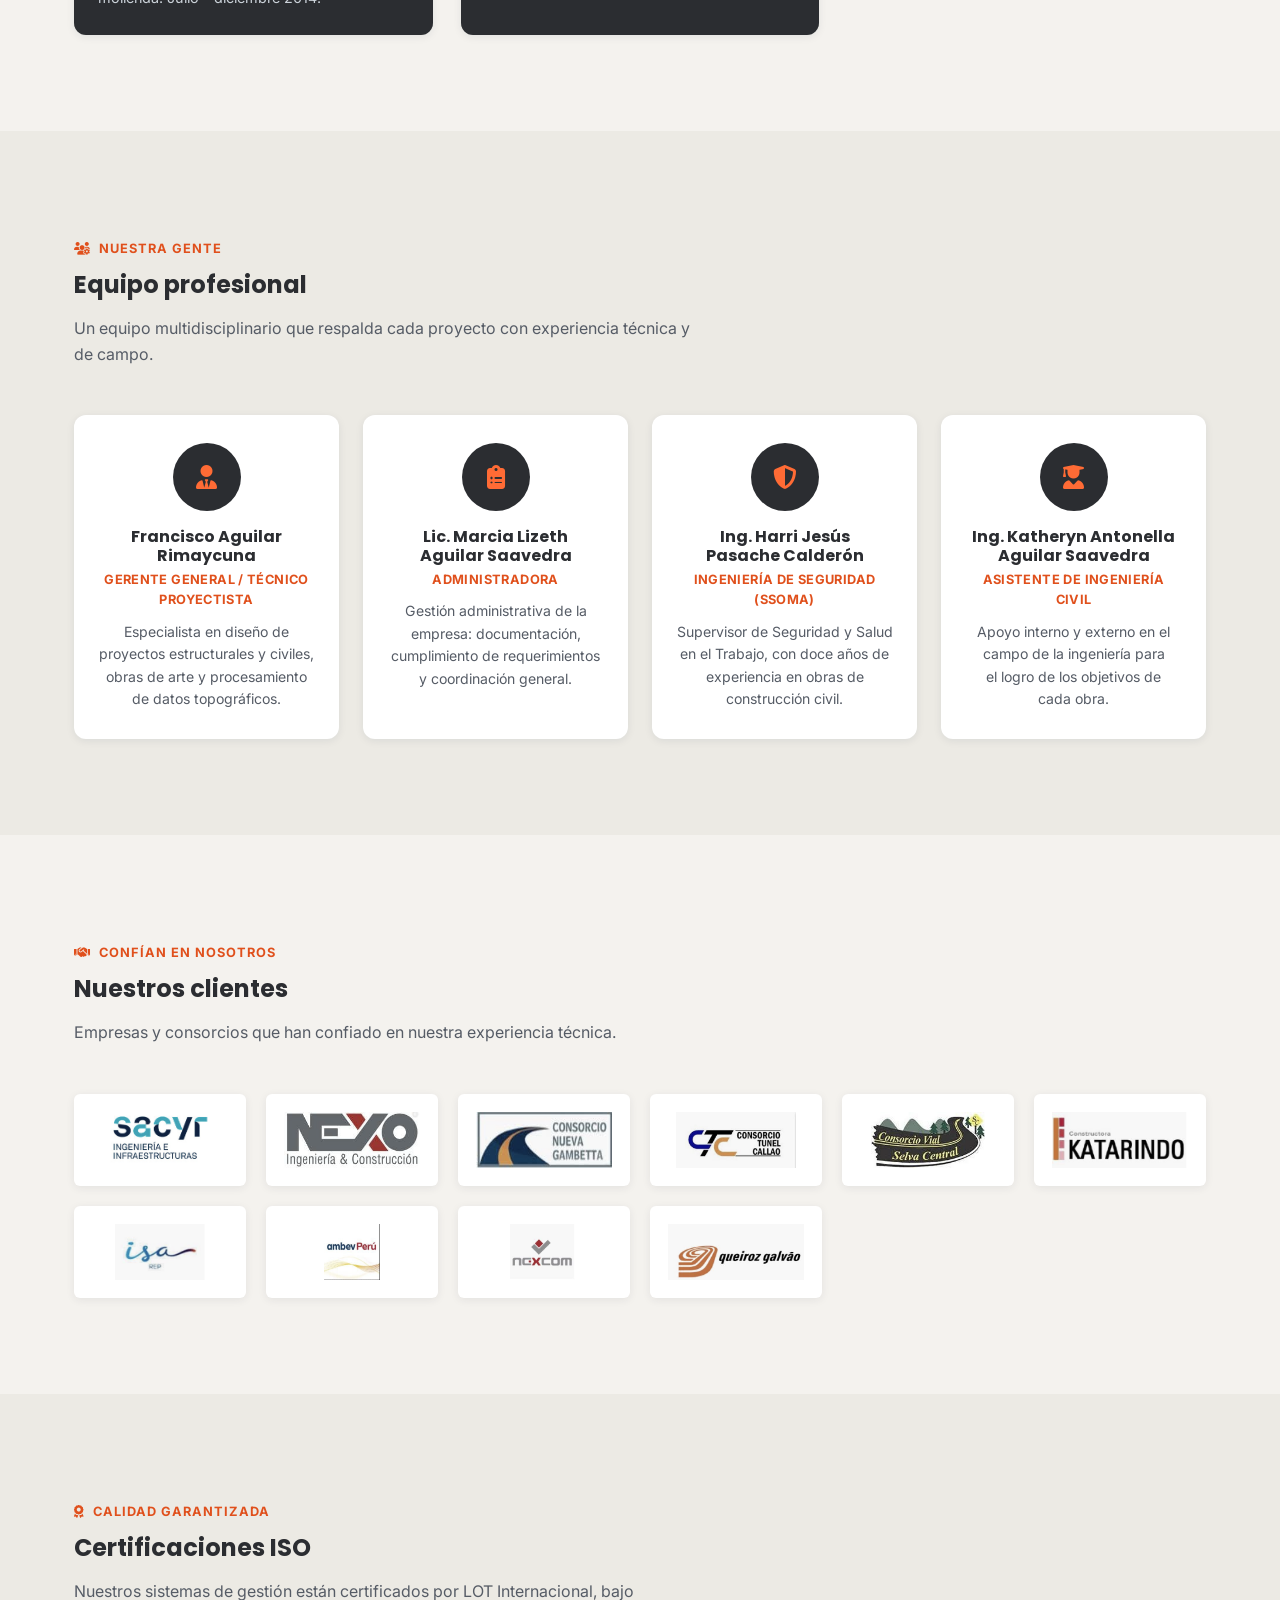
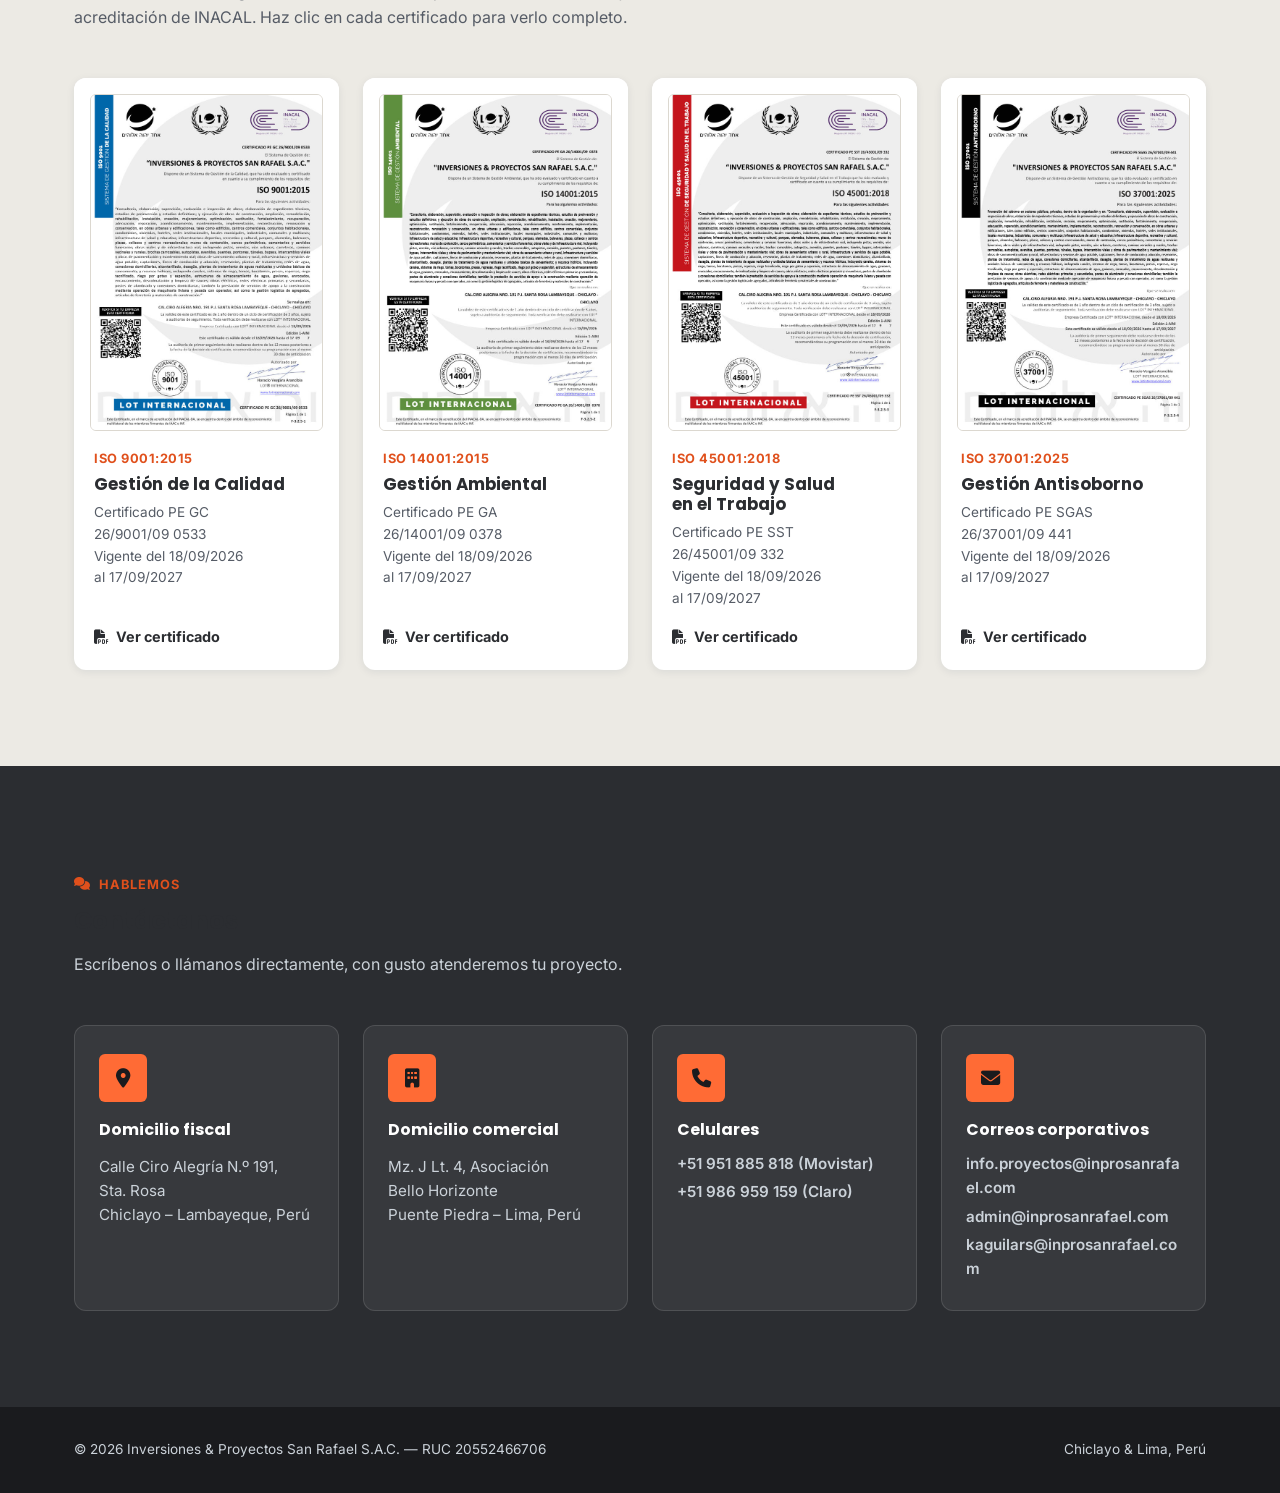
<file: preview-grafito.html>
<!DOCTYPE html>
<html lang="es-PE">
<head>
  <meta charset="UTF-8" />
  <meta name="viewport" content="width=device-width, initial-scale=1.0" />
  <title>Inversiones &amp; Proyectos San Rafael SAC | Empresa Constructora en Perú</title>
  <meta name="description" content="Inversiones & Proyectos San Rafael S.A.C. — empresa constructora peruana especializada en obras viales, estructuras, puentes y mantenimiento. Conoce nuestros servicios, proyectos y equipo." />
  <meta name="robots" content="noindex, nofollow" />
  <link rel="canonical" href="https://inversiones-y-proyectos-san-rafael-sac.com/" />

  <!-- Open Graph -->
  <meta property="og:type" content="website" />
  <meta property="og:site_name" content="Inversiones & Proyectos San Rafael SAC" />
  <meta property="og:title" content="Inversiones & Proyectos San Rafael SAC | Empresa Constructora en Perú" />
  <meta property="og:description" content="Empresa constructora peruana con más de 10 años de experiencia en obras viales, estructuras, puentes y mantenimiento civil." />
  <meta property="og:image" content="https://inversiones-y-proyectos-san-rafael-sac.com/img/hero-carretera-oyon.jpg" />
  <meta property="og:locale" content="es_PE" />
  <meta name="twitter:card" content="summary_large_image" />

  <link rel="icon" href="img/logo-san-rafael.png" type="image/png" />

  <link rel="preconnect" href="https://fonts.googleapis.com" />
  <link rel="preconnect" href="https://fonts.gstatic.com" crossorigin />
  <link rel="preconnect" href="https://cdnjs.cloudflare.com" crossorigin />
  <link rel="preload" as="image" href="img/hero-carretera-oyon.jpg" />
  <link href="https://fonts.googleapis.com/css2?family=Inter:wght@400;500;600;700&family=Poppins:wght@600;700;800&display=swap" rel="stylesheet" />

  <!-- Font Awesome se carga sin bloquear el primer render -->
  <link rel="stylesheet" href="https://cdnjs.cloudflare.com/ajax/libs/font-awesome/6.5.2/css/all.min.css" integrity="sha512-SnH5WK+bZxgPHs44uWIX+LLJAJ9/2PkPKZ5QiAj6Ta86w+fsb2TkcmfRyVX3pBnMFcV7oQPJkl9QevSCWr3W6A==" crossorigin="anonymous" referrerpolicy="no-referrer" media="print" onload="this.media='all'" />
  <noscript><link rel="stylesheet" href="https://cdnjs.cloudflare.com/ajax/libs/font-awesome/6.5.2/css/all.min.css" integrity="sha512-SnH5WK+bZxgPHs44uWIX+LLJAJ9/2PkPKZ5QiAj6Ta86w+fsb2TkcmfRyVX3pBnMFcV7oQPJkl9QevSCWr3W6A==" crossorigin="anonymous" referrerpolicy="no-referrer" /></noscript>

  <link rel="stylesheet" href="css/styles.css" />
  <link rel="stylesheet" href="css/palette-grafito.css" />
  <noscript><style>[data-reveal], [data-reveal-stagger] > * { opacity: 1 !important; transform: none !important; }</style></noscript>
</head>
<body>
  <div class="preview-banner">VISTA PREVIA — Paleta "Grafito + naranja" — no es la versión publicada</div>


  <header class="site-header">
    <div class="container">
      <a href="#inicio" class="brand">
        <img src="img/logo_mejorado_transparente.png" alt="Logo Inversiones & Proyectos San Rafael SAC" width="1532" height="650" />
      </a>

      <button class="nav-toggle" aria-label="Abrir menú de navegación" aria-expanded="false">
        <i class="fa-solid fa-bars" aria-hidden="true"></i>
      </button>

      <nav class="main-nav" aria-label="Navegación principal">
        <ul>
          <li><a href="#nosotros">Nosotros</a></li>
          <li><a href="#servicios">Servicios</a></li>
          <li><a href="#proyectos">Proyectos</a></li>
          <li><a href="#equipo">Equipo</a></li>
          <li><a href="#clientes">Clientes</a></li>
          <li><a href="#certificaciones">Certificaciones</a></li>
          <li><a href="#contacto">Contáctanos</a></li>
        </ul>
      </nav>
    </div>
  </header>

  <main>

    <!-- ================= HERO ================= -->
    <section class="hero" id="inicio">
      <div class="container">
        <span class="eyebrow"><i class="fa-solid fa-helmet-safety" aria-hidden="true"></i> Empresa constructora peruana</span>
        <h1>Construimos infraestructura vial y obras civiles con la solidez de la experiencia.</h1>
        <p>Inversiones &amp; Proyectos San Rafael S.A.C. diseña, construye y da mantenimiento a carreteras, estructuras y puentes en todo el Perú, con los más altos estándares de seguridad y calidad.</p>
        <div class="hero-actions">
          <a href="#proyectos" class="btn btn-primary"><i class="fa-solid fa-diagram-project" aria-hidden="true"></i> Ver proyectos</a>
          <a href="#contacto" class="btn btn-ghost"><i class="fa-solid fa-phone" aria-hidden="true"></i> Contáctanos</a>
        </div>
        <div class="hero-stats">
          <div><strong>2013</strong><span>Inicio de operaciones</span></div>
          <div><strong>10+</strong><span>Clientes atendidos</span></div>
          <div><strong>20+</strong><span>Obras ejecutadas</span></div>
        </div>
      </div>
      <span class="scroll-cue"><i class="fa-solid fa-chevron-down" aria-hidden="true"></i></span>
    </section>

    <!-- ================= NOSOTROS ================= -->
    <section class="section" id="nosotros">
      <div class="container">
        <div class="section-head section-head--prose" data-reveal>
          <span class="eyebrow"><i class="fa-solid fa-building-columns" aria-hidden="true"></i> Quiénes somos</span>
          <h2>Más de una década construyendo el desarrollo del Perú</h2>
          <p>Inversiones &amp; Proyectos San Rafael S.A.C. inició operaciones el 15 de abril de 2013. Nuestra solidez se respalda en un equipo humano con amplia experiencia en la ejecución de grandes obras a lo largo del país y una alta especialización académica y profesional, lo que nos posiciona como una empresa con gran capacidad de respuesta ante los retos de la gestión operacional, estratégica y de soporte, alineados con los estándares más recientes en gerencia de proyectos. Hemos ganado un lugar en el competitivo mercado local, respondiendo a la creciente demanda de la industria de la construcción en obras de mediana y gran envergadura.</p>
          <p>Nuestro objetivo para los próximos años es consolidar nuestra presencia a nivel nacional, siendo partícipes activos del desarrollo del Perú, mediante alianzas estratégicas con empresas nacionales a lo largo de todo el territorio peruano, en línea con el proceso de regionalización que impulsa el Estado.</p>
        </div>
      </div>
    </section>

    <!-- ================= SERVICIOS ================= -->
    <section class="section section-alt" id="servicios">
      <div class="container">
        <div class="section-head" data-reveal>
          <span class="eyebrow"><i class="fa-solid fa-toolbox" aria-hidden="true"></i> Lo que hacemos</span>
          <h2>Servicios que proporcionamos</h2>
          <p>Cubrimos todo el ciclo de vida de una obra civil: diseño, ejecución, mantenimiento y rehabilitación.</p>
        </div>

        <div class="services-grid" data-reveal-stagger>
          <article class="service-card">
            <div class="service-icon"><i class="fa-solid fa-road" aria-hidden="true"></i></div>
            <h3>Diseño y ejecución de proyectos viales</h3>
            <p>Obras de arte y drenaje: alcantarillas, muros, cunetas, veredas, sardineles, pontones, subdrenes, defensas ribereñas y gaviones.</p>
          </article>

          <article class="service-card">
            <div class="service-icon"><i class="fa-solid fa-drafting-compass" aria-hidden="true"></i></div>
            <h3>Diseño y construcción de estructuras</h3>
            <p>Obras estructurales en concreto armado y acero, ejecutadas bajo estrictos controles de calidad.</p>
          </article>

          <article class="service-card">
            <div class="service-icon"><i class="fa-solid fa-trowel" aria-hidden="true"></i></div>
            <h3>Mantenimiento de estructuras de concreto y acero</h3>
            <p>Reparación de daños superficiales en concreto armado, mantenimiento y rectificación de estructuras metálicas.</p>
          </article>

          <article class="service-card">
            <div class="service-icon"><i class="fa-solid fa-building" aria-hidden="true"></i></div>
            <h3>Construcción y demoliciones</h3>
            <p>Construcción, rehabilitación y reparación de bienes inmuebles residenciales, educativos e industriales.</p>
          </article>

          <article class="service-card">
            <div class="service-icon"><i class="fa-solid fa-bridge-water" aria-hidden="true"></i></div>
            <h3>Construcción y mantenimiento de puentes</h3>
            <p>Puentes peatonales, muros de contención y veredas, con tratamiento de fisuras y microfisuras.</p>
          </article>

          <article class="service-card">
            <div class="service-icon"><i class="fa-solid fa-paint-roller" aria-hidden="true"></i></div>
            <h3>Pintura de muros y puentes</h3>
            <p>Servicio de pintado siguiendo todas las fases del proceso técnico para estructuras de concreto y acero.</p>
          </article>
        </div>
      </div>
    </section>

    <!-- ================= PROYECTOS ================= -->
    <section class="section" id="proyectos">
      <div class="container">
        <div class="section-head" data-reveal>
          <span class="eyebrow"><i class="fa-solid fa-diagram-project" aria-hidden="true"></i> Nuestro trabajo</span>
          <h2>Proyectos concluidos y en ejecución</h2>
          <p>Una muestra de las obras que respaldan nuestra experiencia técnica en todo el país.</p>
        </div>

        <div class="projects-grid" data-reveal-stagger>

          <article class="project-card">
            <span class="project-status ongoing">En ejecución</span>
            <div class="project-media">
              <img src="img/proyectos/oyon-ambo.jpg" alt="Vaciado de concreto en la carretera Oyón - Ambo" width="800" height="600" loading="lazy" />
            </div>
            <div class="project-body">
              <h3>Mejoramiento de la carretera Oyón – Ambo</h3>
              <span class="project-client">Cliente: Consorcio Carretero del Perú (China Gezhouba Group)</span>
              <p>Tramo II: desvío Cerro de Pasco – desvío Chacayán. Obras de arte y pavimento de concreto hidráulico. Desde noviembre de 2021.</p>
            </div>
          </article>

          <article class="project-card">
            <span class="project-status done">Concluido</span>
            <div class="project-media">
              <img src="img/proyectos/5r-ancash.jpg" alt="Cuadrilla de trabajo en la carretera 5R Áncash" width="800" height="600" loading="lazy" />
            </div>
            <div class="project-body">
              <h3>Mejoramiento y rehabilitación vial – Paquete 5R Áncash</h3>
              <span class="project-client">Cliente: Sacyr Construcción Perú S.A.C.</span>
              <p>Servicio de mano de obra para obras de arte en la infraestructura vial. Noviembre 2020 – abril 2021.</p>
            </div>
          </article>

          <article class="project-card">
            <span class="project-status done">Concluido</span>
            <div class="project-media">
              <img src="img/proyectos/pucusana-ie6010.jpg" alt="Fachada de la I.E. N°6010 Hilda B. Carrillo en Pucusana" width="800" height="600" loading="lazy" />
            </div>
            <div class="project-body">
              <h3>Mejoramiento I.E. N.° 6010 Hilda B. Carrillo</h3>
              <span class="project-client">Cliente: Nexo Ingeniería y Construcción S.A.C.</span>
              <p>Mejoramiento del servicio educativo del nivel primaria en el distrito de Pucusana, Lima.</p>
            </div>
          </article>

          <article class="project-card">
            <span class="project-status done">Concluido</span>
            <div class="project-media">
              <img src="img/proyectos/cerro-lindo-losas.jpg" alt="Construcción de losas modulares en Mina Cerro Lindo" width="800" height="600" loading="lazy" />
            </div>
            <div class="project-body">
              <h3>Construcción de losas modulares – Mina Cerro Lindo</h3>
              <span class="project-client">Cliente: Nexcom / Nexa</span>
              <p>Ejecución de losas modulares para infraestructura industrial minera. Marzo – mayo 2019.</p>
            </div>
          </article>

          <article class="project-card">
            <span class="project-status done">Concluido</span>
            <div class="project-media">
              <img src="img/proyectos/pronied-losas.jpg" alt="Construcción de losas modulares para Pronied" width="800" height="600" loading="lazy" />
            </div>
            <div class="project-body">
              <h3>Construcción de losas modulares – PRONIED</h3>
              <span class="project-client">Cliente: Nexcom – Pronied</span>
              <p>Construcción de losas modulares en infraestructura educativa. Enero – febrero 2019.</p>
            </div>
          </article>

          <article class="project-card">
            <span class="project-status done">Concluido</span>
            <div class="project-media">
              <img src="img/proyectos/tunel-gambeta-resane.jpg" alt="Interior del túnel Gambeta durante trabajos de resane" width="800" height="600" loading="lazy" />
            </div>
            <div class="project-body">
              <h3>Resane de muros por fisuras y humedad – Túnel Gambeta</h3>
              <span class="project-client">Cliente: Consorcio Túnel Callao (CTC)</span>
              <p>Reparación de fisuras y humedad en muros del túnel Gambeta, Callao. Octubre – noviembre 2018.</p>
            </div>
          </article>

          <article class="project-card">
            <span class="project-status done">Concluido</span>
            <div class="project-media">
              <img src="img/proyectos/teresa-de-la-cruz-ica.jpg" alt="Patio interior de la I.E. Teresa de la Cruz en Subtanjalla, Ica" width="800" height="600" loading="lazy" />
            </div>
            <div class="project-body">
              <h3>Obra por impuestos – I.E. Teresa de la Cruz</h3>
              <span class="project-client">Cliente: Katarindo – Isarep – Pronied</span>
              <p>Sustitución y construcción de infraestructura y equipamiento educativo en Subtanjalla, Ica. Diciembre 2017 – julio 2018.</p>
            </div>
          </article>

          <article class="project-card">
            <span class="project-status done">Concluido</span>
            <div class="project-media">
              <img src="img/proyectos/puerto-bermudez.jpg" alt="Obra de arte en la carretera Puerto Bermúdez - Ciudad Constitución" width="800" height="600" loading="lazy" />
            </div>
            <div class="project-body">
              <h3>Obras de arte y drenaje – Puerto Bermúdez / Ciudad Constitución</h3>
              <span class="project-client">Cliente: Energo Projekt</span>
              <p>Instalación de estructuras tipo túnel liner y ejecución de cunetas en carretera. Agosto 2017.</p>
            </div>
          </article>

          <article class="project-card">
            <span class="project-status done">Concluido</span>
            <div class="project-media">
              <img src="img/proyectos/codo-pozuzo-badenes.jpg" alt="Construcción de badenes en Codo de Pozuzo" width="800" height="600" loading="lazy" />
            </div>
            <div class="project-body">
              <h3>Construcción de badenes y alcantarillas – Codo de Pozuzo</h3>
              <span class="project-client">Cliente: Consorcio Vial Selva Central</span>
              <p>Construcción de badenes y alcantarillas TMC. Junio – noviembre 2019.</p>
            </div>
          </article>

          <article class="project-card">
            <span class="project-status done">Concluido</span>
            <div class="project-media">
              <img src="img/proyectos/ambev-huachipa.jpg" alt="Estructura circular de concreto en la ampliación de fábrica Ambev Huachipa" width="800" height="600" loading="lazy" />
            </div>
            <div class="project-body">
              <h3>Ampliación de fábrica – Ambev Perú, Huachipa</h3>
              <span class="project-client">Cliente: Ambev Perú</span>
              <p>Instalación y montaje de estructuras metálicas: tanque propagador y silos de molienda. Julio – diciembre 2014.</p>
            </div>
          </article>

          <article class="project-card">
            <span class="project-status done">Concluido</span>
            <div class="project-media">
              <img src="img/proyectos/nestor-gambeta-callao.jpg" alt="Trabajos nocturnos en la avenida Néstor Gambeta, Callao" width="800" height="600" loading="lazy" />
            </div>
            <div class="project-body">
              <h3>Mantenimiento vial – Av. Néstor Gambeta</h3>
              <span class="project-client">Cliente: Consorcio Nueva Gambeta</span>
              <p>Construcción de puentes peatonales, muros de contención y veredas. 2015 – 2016.</p>
            </div>
          </article>

        </div>
      </div>
    </section>

    <!-- ================= EQUIPO ================= -->
    <section class="section section-alt" id="equipo">
      <div class="container">
        <div class="section-head" data-reveal>
          <span class="eyebrow"><i class="fa-solid fa-users-gear" aria-hidden="true"></i> Nuestra gente</span>
          <h2>Equipo profesional</h2>
          <p>Un equipo multidisciplinario que respalda cada proyecto con experiencia técnica y de campo.</p>
        </div>

        <div class="team-grid" data-reveal-stagger>
          <article class="team-card">
            <div class="team-avatar"><i class="fa-solid fa-user-tie" aria-hidden="true"></i></div>
            <h3>Francisco Aguilar Rimaycuna</h3>
            <span class="team-role">Gerente General / Técnico Proyectista</span>
            <p>Especialista en diseño de proyectos estructurales y civiles, obras de arte y procesamiento de datos topográficos.</p>
          </article>

          <article class="team-card">
            <div class="team-avatar"><i class="fa-solid fa-clipboard-list" aria-hidden="true"></i></div>
            <h3>Lic. Marcia Lizeth Aguilar Saavedra</h3>
            <span class="team-role">Administradora</span>
            <p>Gestión administrativa de la empresa: documentación, cumplimiento de requerimientos y coordinación general.</p>
          </article>

          <article class="team-card">
            <div class="team-avatar"><i class="fa-solid fa-shield-halved" aria-hidden="true"></i></div>
            <h3>Ing. Harri Jesús Pasache Calderón</h3>
            <span class="team-role">Ingeniería de Seguridad (SSOMA)</span>
            <p>Supervisor de Seguridad y Salud en el Trabajo, con doce años de experiencia en obras de construcción civil.</p>
          </article>

          <article class="team-card">
            <div class="team-avatar"><i class="fa-solid fa-user-graduate" aria-hidden="true"></i></div>
            <h3>Ing. Katheryn Antonella Aguilar Saavedra</h3>
            <span class="team-role">Asistente de Ingeniería Civil</span>
            <p>Apoyo interno y externo en el campo de la ingeniería para el logro de los objetivos de cada obra.</p>
          </article>
        </div>
      </div>
    </section>

    <!-- ================= CLIENTES ================= -->
    <section class="section" id="clientes">
      <div class="container">
        <div class="section-head" data-reveal>
          <span class="eyebrow"><i class="fa-solid fa-handshake" aria-hidden="true"></i> Confían en nosotros</span>
          <h2>Nuestros clientes</h2>
          <p>Empresas y consorcios que han confiado en nuestra experiencia técnica.</p>
        </div>

        <div class="clients-grid" data-reveal-stagger>
          <div class="client-logo"><img src="img/clientes/sacyr.png" alt="Sacyr Ingeniería e Infraestructuras" width="241" height="136" loading="lazy" /></div>
          <div class="client-logo"><img src="img/clientes/nexo.jpg" alt="Nexo Ingeniería & Construcción" width="269" height="104" loading="lazy" /></div>
          <div class="client-logo"><img src="img/clientes/consorcio-nueva-gambetta.jpg" alt="Consorcio Nueva Gambetta" width="232" height="73" loading="lazy" /></div>
          <div class="client-logo"><img src="img/clientes/consorcio-tunel-callao.jpg" alt="Consorcio Túnel Callao" width="417" height="194" loading="lazy" /></div>
          <div class="client-logo"><img src="img/clientes/consorcio-selva-central.jpg" alt="Consorcio Vial Selva Central" width="194" height="96" loading="lazy" /></div>
          <div class="client-logo"><img src="img/clientes/katarindo.jpg" alt="Constructora Katarindo" width="350" height="135" loading="lazy" /></div>
          <div class="client-logo"><img src="img/clientes/isarep.jpg" alt="ISA REP" width="220" height="138" loading="lazy" /></div>
          <div class="client-logo"><img src="img/clientes/ambev.jpg" alt="Ambev Perú" width="190" height="187" loading="lazy" /></div>
          <div class="client-logo"><img src="img/clientes/nexcom.jpg" alt="Nexcom" width="236" height="194" loading="lazy" /></div>
          <div class="client-logo"><img src="img/clientes/queiroz-galvao.jpg" alt="Queiroz Galvão" width="416" height="171" loading="lazy" /></div>
        </div>
      </div>
    </section>

    <!-- ================= CERTIFICACIONES ================= -->
    <section class="section section-alt" id="certificaciones">
      <div class="container">
        <div class="section-head" data-reveal>
          <span class="eyebrow"><i class="fa-solid fa-award" aria-hidden="true"></i> Calidad garantizada</span>
          <h2>Certificaciones ISO</h2>
          <p>Nuestros sistemas de gestión están certificados por LOT Internacional, bajo acreditación de INACAL. Haz clic en cada certificado para verlo completo.</p>
        </div>

        <div class="certs-grid" data-reveal-stagger>
          <article class="cert-card">
            <a href="certificados/iso-9001-calidad.pdf" class="cert-media" target="_blank" rel="noopener" aria-label="Ver certificado ISO 9001 (PDF)">
              <img src="img/certificados/iso-9001-calidad.jpg" alt="Certificado ISO 9001:2015 de Inversiones & Proyectos San Rafael S.A.C." width="638" height="925" loading="lazy" />
            </a>
            <div class="cert-body">
              <span class="cert-norm">ISO 9001:2015</span>
              <h3>Gestión de la Calidad</h3>
              <p>Certificado PE GC 26/9001/09 0533<br />Vigente del 18/09/2026 al 17/09/2027</p>
              <a href="certificados/iso-9001-calidad.pdf" class="cert-link" target="_blank" rel="noopener"><i class="fa-solid fa-file-pdf" aria-hidden="true"></i> Ver certificado</a>
            </div>
          </article>

          <article class="cert-card">
            <a href="certificados/iso-14001-ambiental.pdf" class="cert-media" target="_blank" rel="noopener" aria-label="Ver certificado ISO 14001 (PDF)">
              <img src="img/certificados/iso-14001-ambiental.jpg" alt="Certificado ISO 14001:2015 de Inversiones & Proyectos San Rafael S.A.C." width="638" height="925" loading="lazy" />
            </a>
            <div class="cert-body">
              <span class="cert-norm">ISO 14001:2015</span>
              <h3>Gestión Ambiental</h3>
              <p>Certificado PE GA 26/14001/09 0378<br />Vigente del 18/09/2026 al 17/09/2027</p>
              <a href="certificados/iso-14001-ambiental.pdf" class="cert-link" target="_blank" rel="noopener"><i class="fa-solid fa-file-pdf" aria-hidden="true"></i> Ver certificado</a>
            </div>
          </article>

          <article class="cert-card">
            <a href="certificados/iso-45001-seguridad-salud.pdf" class="cert-media" target="_blank" rel="noopener" aria-label="Ver certificado ISO 45001 (PDF)">
              <img src="img/certificados/iso-45001-seguridad-salud.jpg" alt="Certificado ISO 45001:2018 de Inversiones & Proyectos San Rafael S.A.C." width="638" height="925" loading="lazy" />
            </a>
            <div class="cert-body">
              <span class="cert-norm">ISO 45001:2018</span>
              <h3>Seguridad y Salud en el Trabajo</h3>
              <p>Certificado PE SST 26/45001/09 332<br />Vigente del 18/09/2026 al 17/09/2027</p>
              <a href="certificados/iso-45001-seguridad-salud.pdf" class="cert-link" target="_blank" rel="noopener"><i class="fa-solid fa-file-pdf" aria-hidden="true"></i> Ver certificado</a>
            </div>
          </article>

          <article class="cert-card">
            <a href="certificados/iso-37001-antisoborno.pdf" class="cert-media" target="_blank" rel="noopener" aria-label="Ver certificado ISO 37001 (PDF)">
              <img src="img/certificados/iso-37001-antisoborno.jpg" alt="Certificado ISO 37001:2025 de Inversiones & Proyectos San Rafael S.A.C." width="638" height="925" loading="lazy" />
            </a>
            <div class="cert-body">
              <span class="cert-norm">ISO 37001:2025</span>
              <h3>Gestión Antisoborno</h3>
              <p>Certificado PE SGAS 26/37001/09 441<br />Vigente del 18/09/2026 al 17/09/2027</p>
              <a href="certificados/iso-37001-antisoborno.pdf" class="cert-link" target="_blank" rel="noopener"><i class="fa-solid fa-file-pdf" aria-hidden="true"></i> Ver certificado</a>
            </div>
          </article>
        </div>
      </div>
    </section>

    <!-- ================= CONTACTO ================= -->
    <section class="section contact-section" id="contacto">
      <div class="container">
        <div class="section-head" data-reveal>
          <span class="eyebrow"><i class="fa-solid fa-comments" aria-hidden="true"></i> Hablemos</span>
          <h2>Contáctanos</h2>
          <p>Escríbenos o llámanos directamente, con gusto atenderemos tu proyecto.</p>
        </div>

        <div class="contact-grid" data-reveal-stagger>
          <div class="contact-card">
            <div class="contact-icon"><i class="fa-solid fa-location-dot" aria-hidden="true"></i></div>
            <h3>Domicilio fiscal</h3>
            <p>Calle Ciro Alegría N.º 191, Sta. Rosa<br />Chiclayo – Lambayeque, Perú</p>
          </div>

          <div class="contact-card">
            <div class="contact-icon"><i class="fa-solid fa-building" aria-hidden="true"></i></div>
            <h3>Domicilio comercial</h3>
            <p>Mz. J Lt. 4, Asociación Bello Horizonte<br />Puente Piedra – Lima, Perú</p>
          </div>

          <div class="contact-card">
            <div class="contact-icon"><i class="fa-solid fa-phone" aria-hidden="true"></i></div>
            <h3>Celulares</h3>
            <a href="tel:+51951885818">+51 951 885 818 (Movistar)</a><br />
            <a href="tel:+51986959159">+51 986 959 159 (Claro)</a>
          </div>

          <div class="contact-card">
            <div class="contact-icon"><i class="fa-solid fa-envelope" aria-hidden="true"></i></div>
            <h3>Correos corporativos</h3>
            <a href="mailto:info.proyectos@inprosanrafael.com">info.proyectos@inprosanrafael.com</a><br />
            <a href="mailto:admin@inprosanrafael.com">admin@inprosanrafael.com</a><br />
            <a href="mailto:kaguilars@inprosanrafael.com">kaguilars@inprosanrafael.com</a>
          </div>
        </div>
      </div>
    </section>

  </main>

  <footer class="site-footer">
    <div class="container">
      <span>&copy; <span id="current-year">2026</span> Inversiones &amp; Proyectos San Rafael S.A.C. — RUC 20552466706</span>
      <span>Chiclayo &amp; Lima, Perú</span>
    </div>
  </footer>

  <script src="js/main.js"></script>
</body>
</html>
</file>
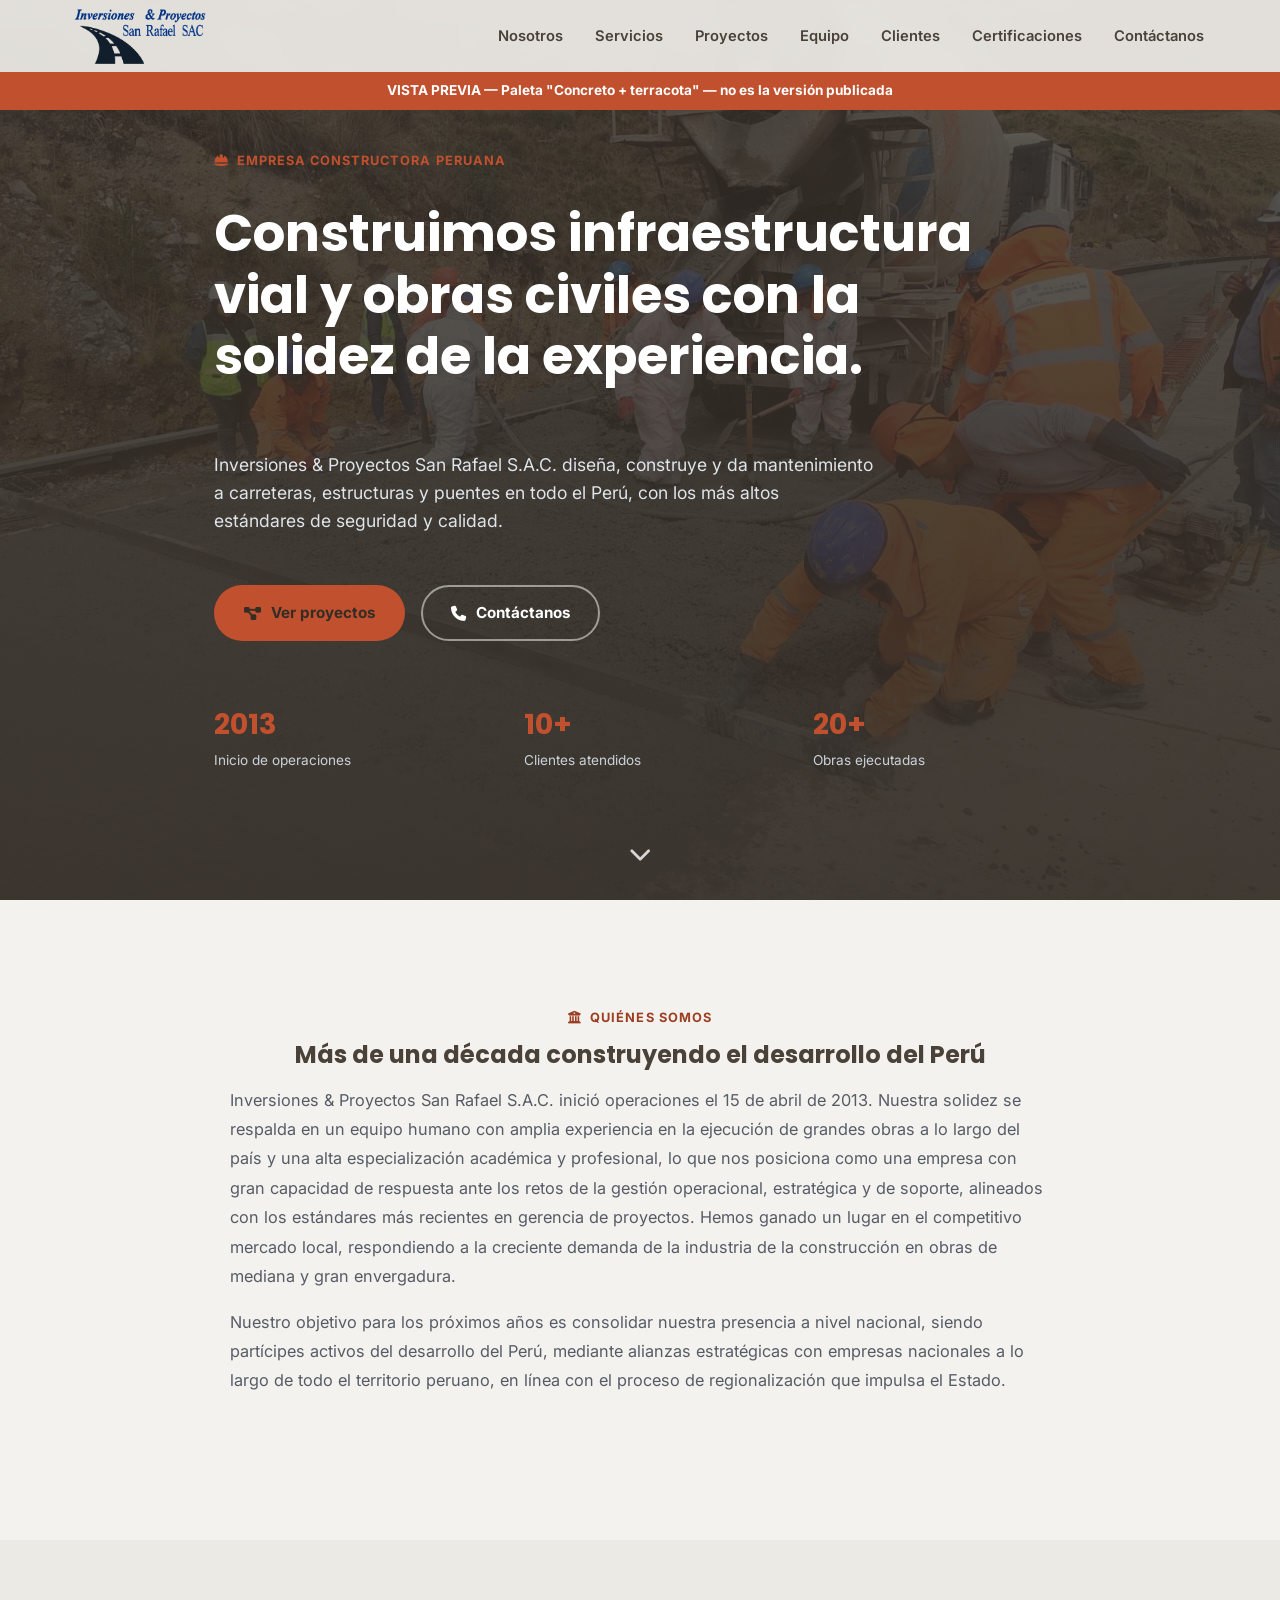
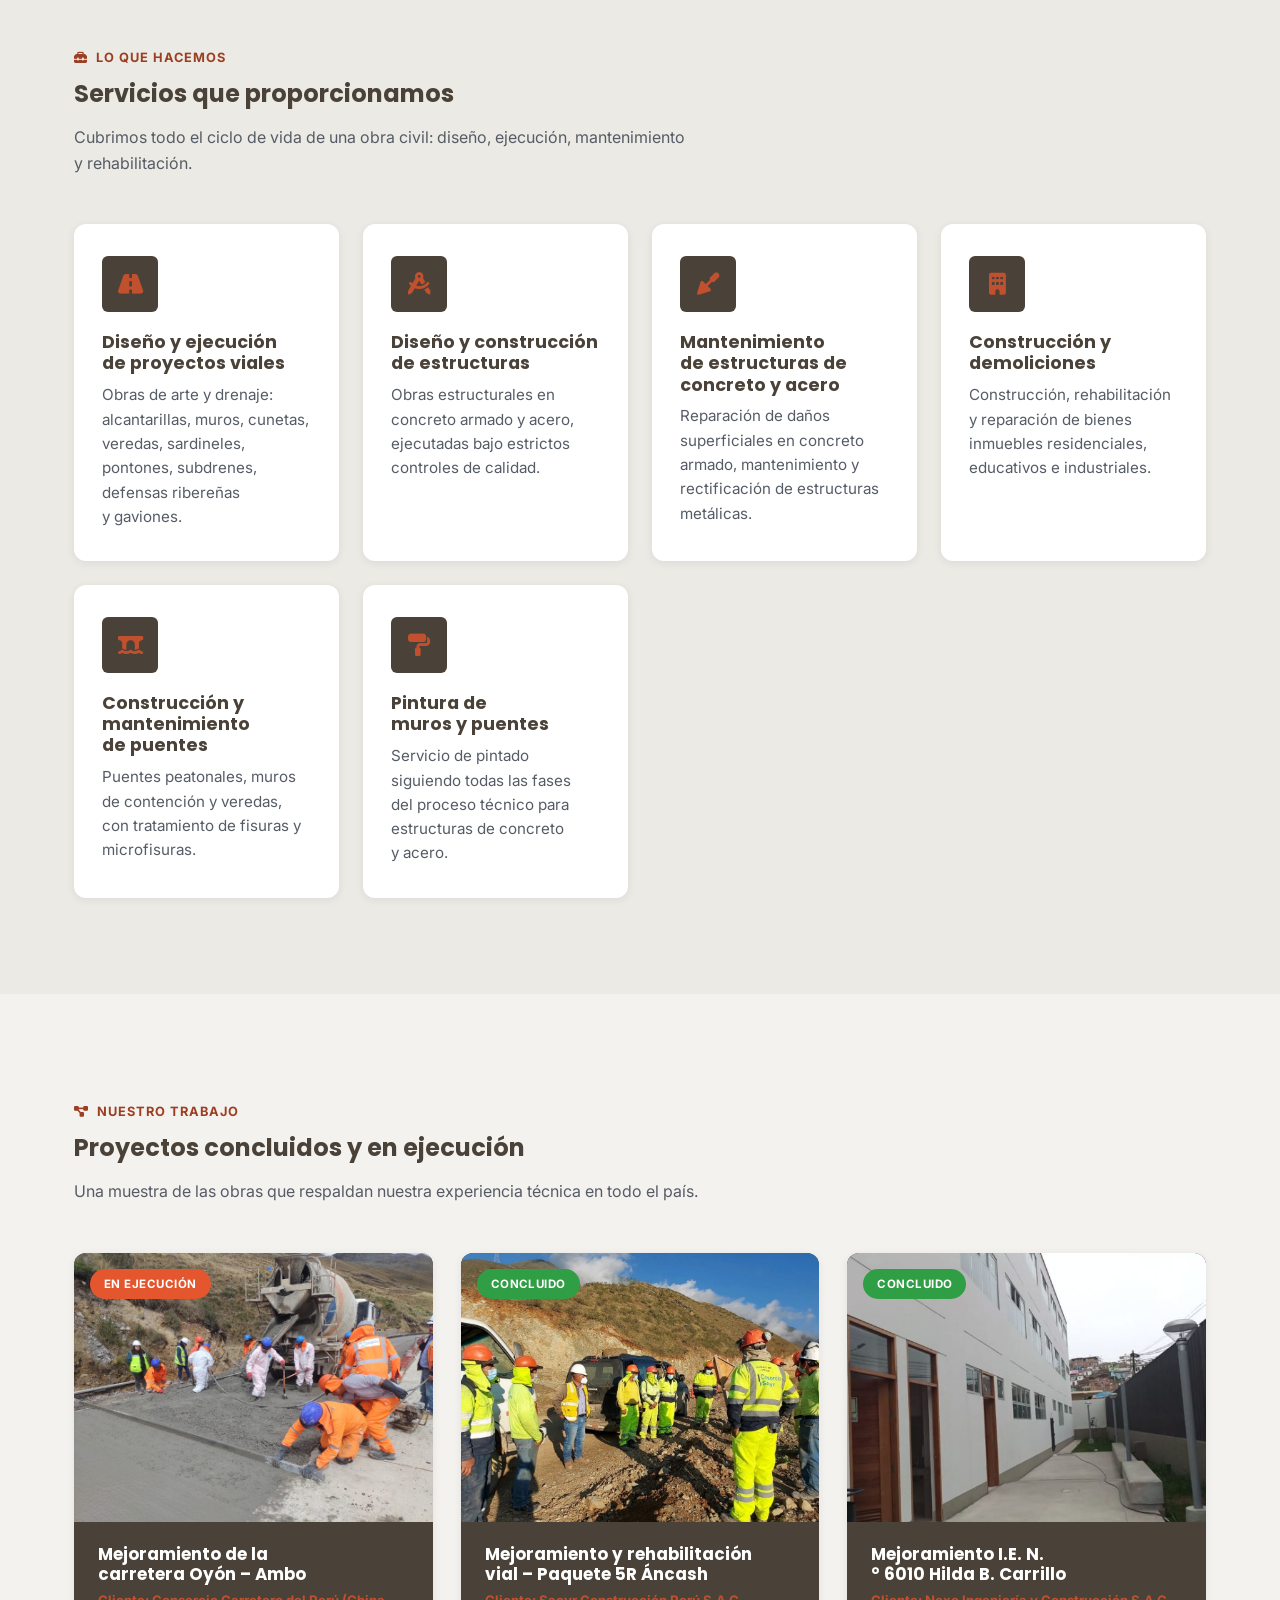
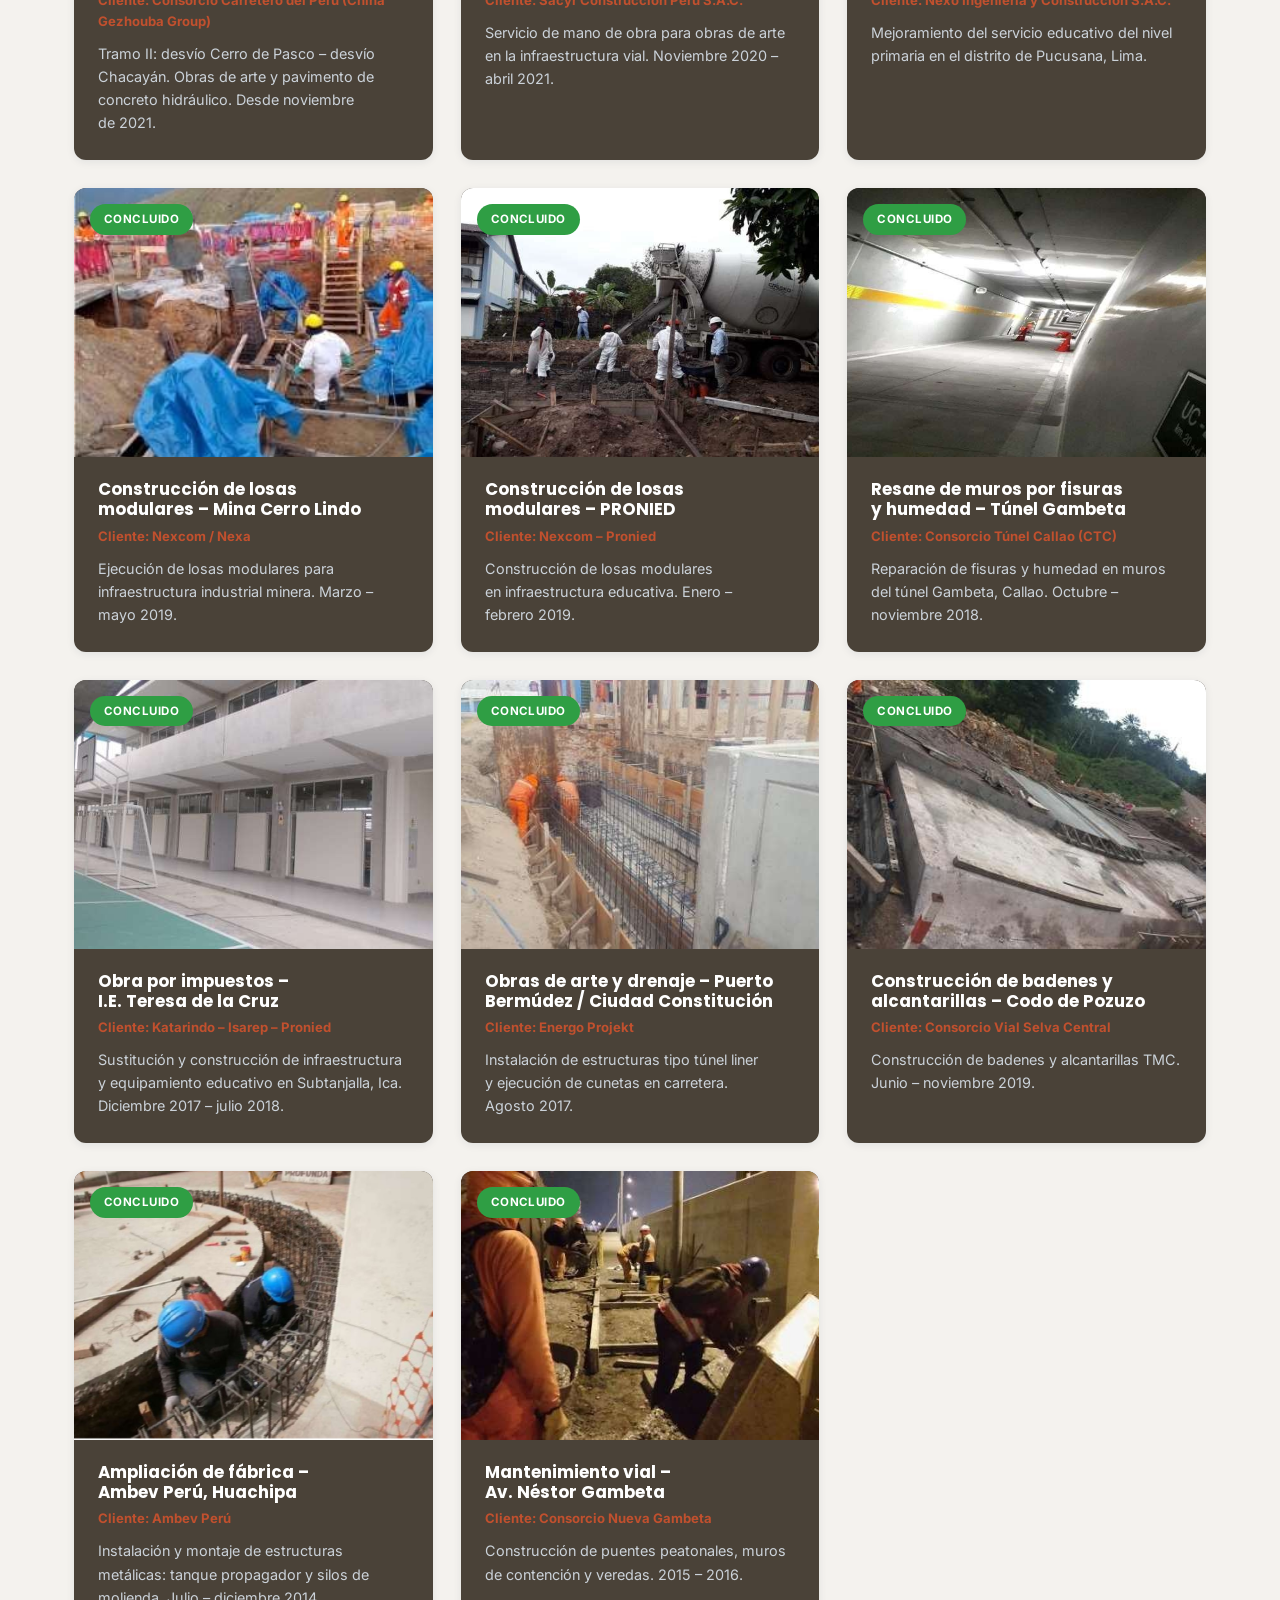
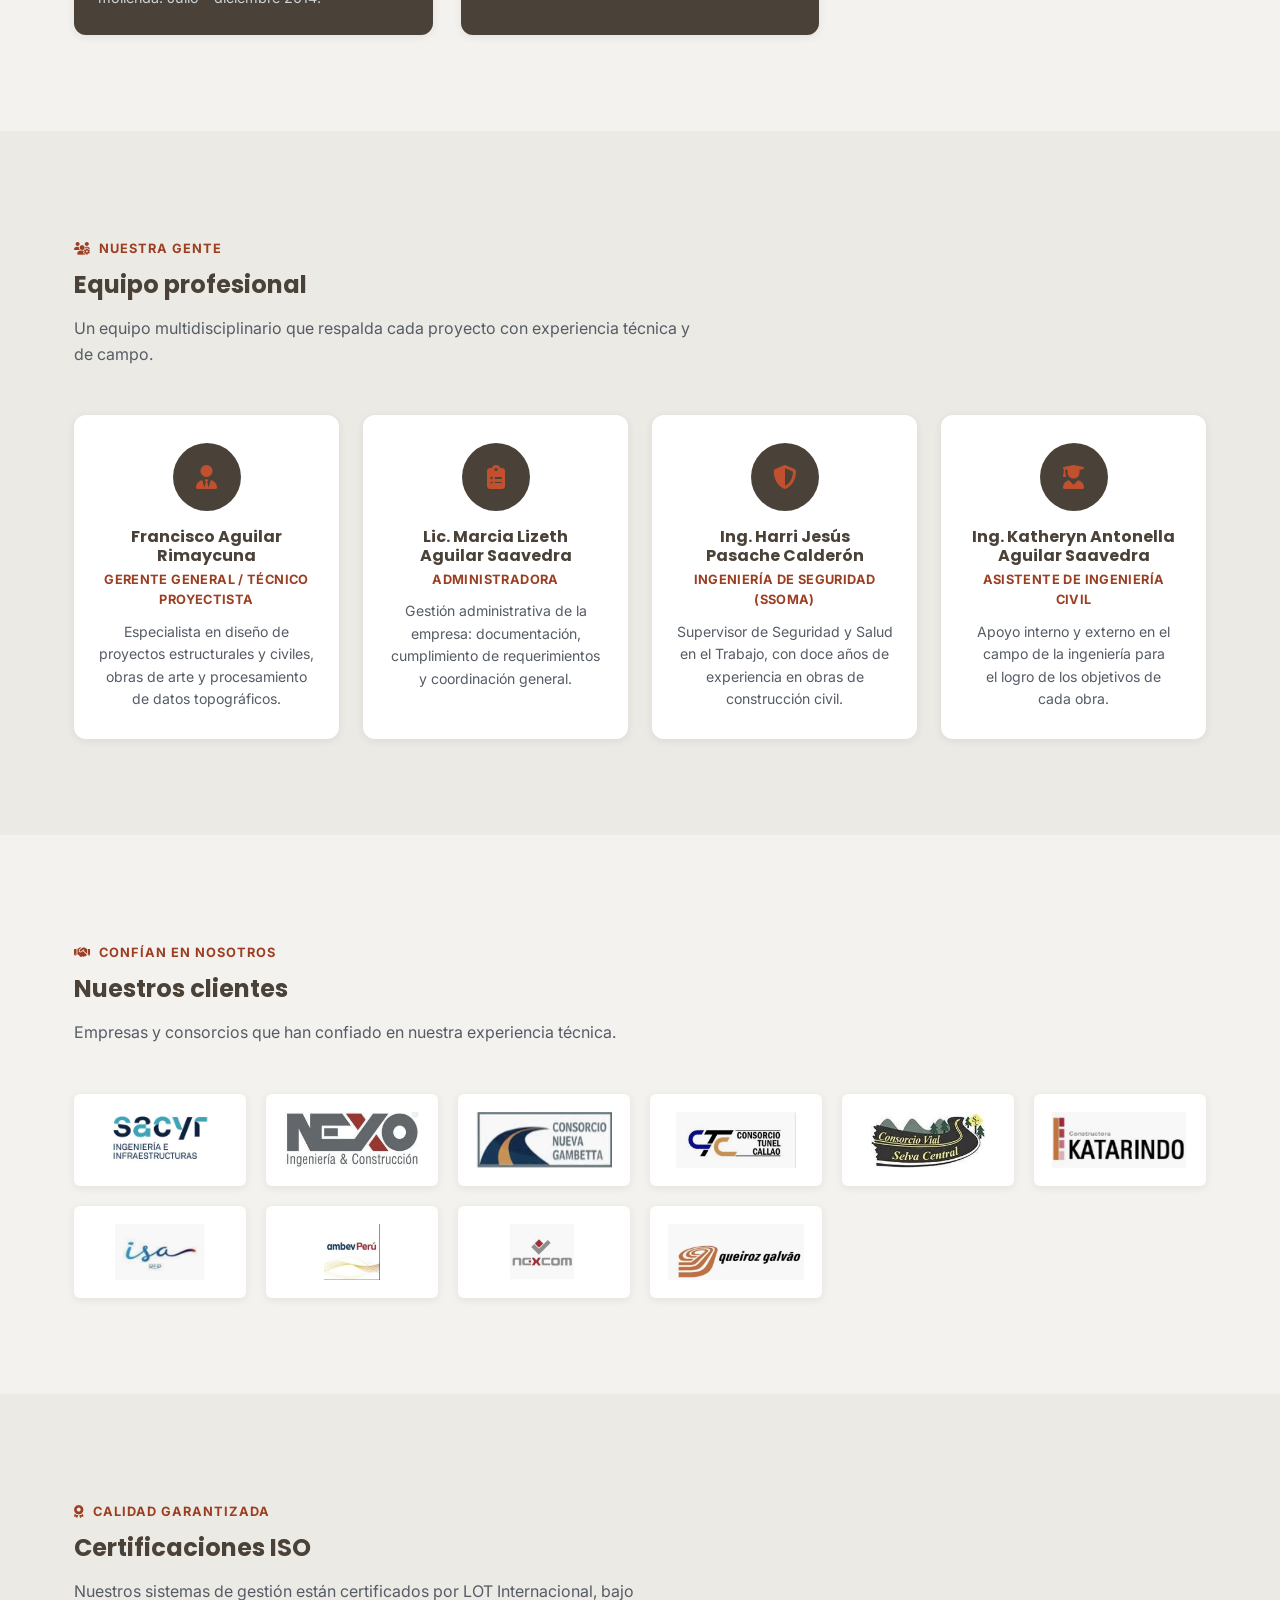
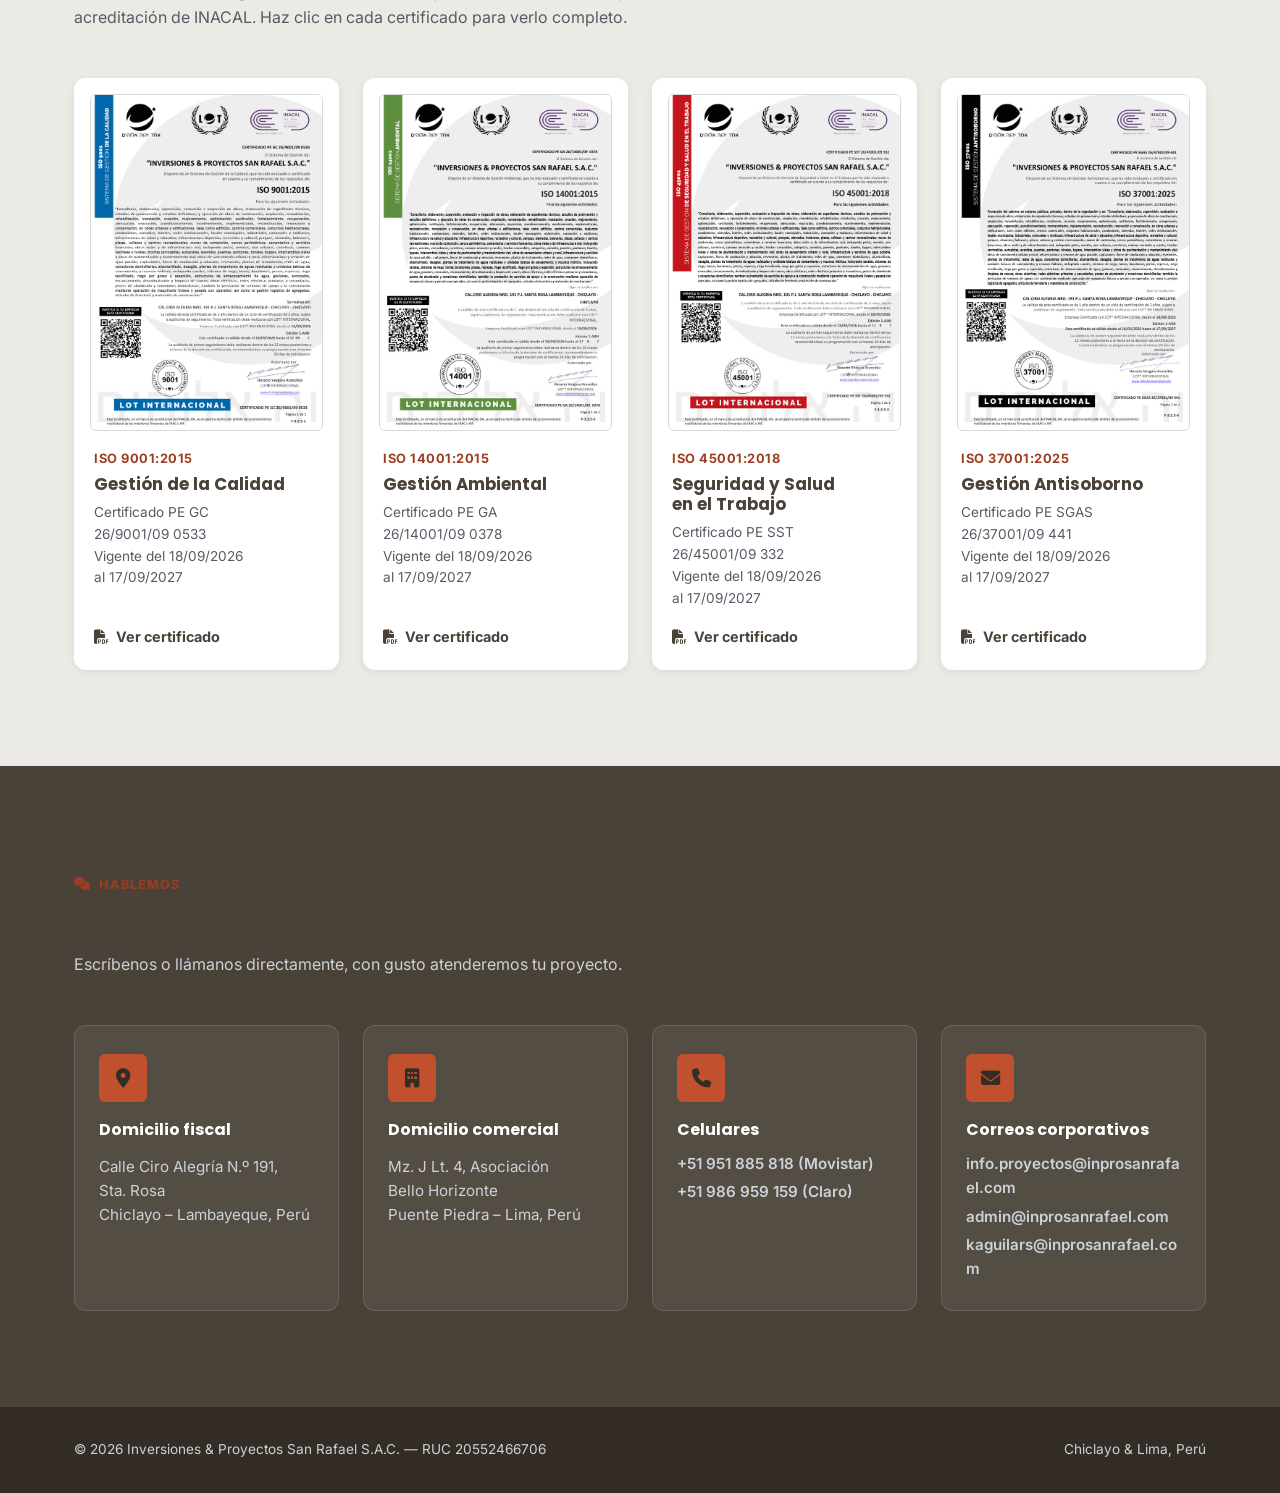
<file: preview-terracota.html>
<!DOCTYPE html>
<html lang="es-PE">
<head>
  <meta charset="UTF-8" />
  <meta name="viewport" content="width=device-width, initial-scale=1.0" />
  <title>Inversiones &amp; Proyectos San Rafael SAC | Empresa Constructora en Perú</title>
  <meta name="description" content="Inversiones & Proyectos San Rafael S.A.C. — empresa constructora peruana especializada en obras viales, estructuras, puentes y mantenimiento. Conoce nuestros servicios, proyectos y equipo." />
  <meta name="robots" content="noindex, nofollow" />
  <link rel="canonical" href="https://inversiones-y-proyectos-san-rafael-sac.com/" />

  <!-- Open Graph -->
  <meta property="og:type" content="website" />
  <meta property="og:site_name" content="Inversiones & Proyectos San Rafael SAC" />
  <meta property="og:title" content="Inversiones & Proyectos San Rafael SAC | Empresa Constructora en Perú" />
  <meta property="og:description" content="Empresa constructora peruana con más de 10 años de experiencia en obras viales, estructuras, puentes y mantenimiento civil." />
  <meta property="og:image" content="https://inversiones-y-proyectos-san-rafael-sac.com/img/hero-carretera-oyon.jpg" />
  <meta property="og:locale" content="es_PE" />
  <meta name="twitter:card" content="summary_large_image" />

  <link rel="icon" href="img/logo-san-rafael.png" type="image/png" />

  <link rel="preconnect" href="https://fonts.googleapis.com" />
  <link rel="preconnect" href="https://fonts.gstatic.com" crossorigin />
  <link rel="preconnect" href="https://cdnjs.cloudflare.com" crossorigin />
  <link rel="preload" as="image" href="img/hero-carretera-oyon.jpg" />
  <link href="https://fonts.googleapis.com/css2?family=Inter:wght@400;500;600;700&family=Poppins:wght@600;700;800&display=swap" rel="stylesheet" />

  <!-- Font Awesome se carga sin bloquear el primer render -->
  <link rel="stylesheet" href="https://cdnjs.cloudflare.com/ajax/libs/font-awesome/6.5.2/css/all.min.css" integrity="sha512-SnH5WK+bZxgPHs44uWIX+LLJAJ9/2PkPKZ5QiAj6Ta86w+fsb2TkcmfRyVX3pBnMFcV7oQPJkl9QevSCWr3W6A==" crossorigin="anonymous" referrerpolicy="no-referrer" media="print" onload="this.media='all'" />
  <noscript><link rel="stylesheet" href="https://cdnjs.cloudflare.com/ajax/libs/font-awesome/6.5.2/css/all.min.css" integrity="sha512-SnH5WK+bZxgPHs44uWIX+LLJAJ9/2PkPKZ5QiAj6Ta86w+fsb2TkcmfRyVX3pBnMFcV7oQPJkl9QevSCWr3W6A==" crossorigin="anonymous" referrerpolicy="no-referrer" /></noscript>

  <link rel="stylesheet" href="css/styles.css" />
  <link rel="stylesheet" href="css/palette-terracota.css" />
  <noscript><style>[data-reveal], [data-reveal-stagger] > * { opacity: 1 !important; transform: none !important; }</style></noscript>
</head>
<body>
  <div class="preview-banner">VISTA PREVIA — Paleta "Concreto + terracota" — no es la versión publicada</div>


  <header class="site-header">
    <div class="container">
      <a href="#inicio" class="brand">
        <img src="img/logo_mejorado_transparente.png" alt="Logo Inversiones & Proyectos San Rafael SAC" width="1532" height="650" />
      </a>

      <button class="nav-toggle" aria-label="Abrir menú de navegación" aria-expanded="false">
        <i class="fa-solid fa-bars" aria-hidden="true"></i>
      </button>

      <nav class="main-nav" aria-label="Navegación principal">
        <ul>
          <li><a href="#nosotros">Nosotros</a></li>
          <li><a href="#servicios">Servicios</a></li>
          <li><a href="#proyectos">Proyectos</a></li>
          <li><a href="#equipo">Equipo</a></li>
          <li><a href="#clientes">Clientes</a></li>
          <li><a href="#certificaciones">Certificaciones</a></li>
          <li><a href="#contacto">Contáctanos</a></li>
        </ul>
      </nav>
    </div>
  </header>

  <main>

    <!-- ================= HERO ================= -->
    <section class="hero" id="inicio">
      <div class="container">
        <span class="eyebrow"><i class="fa-solid fa-helmet-safety" aria-hidden="true"></i> Empresa constructora peruana</span>
        <h1>Construimos infraestructura vial y obras civiles con la solidez de la experiencia.</h1>
        <p>Inversiones &amp; Proyectos San Rafael S.A.C. diseña, construye y da mantenimiento a carreteras, estructuras y puentes en todo el Perú, con los más altos estándares de seguridad y calidad.</p>
        <div class="hero-actions">
          <a href="#proyectos" class="btn btn-primary"><i class="fa-solid fa-diagram-project" aria-hidden="true"></i> Ver proyectos</a>
          <a href="#contacto" class="btn btn-ghost"><i class="fa-solid fa-phone" aria-hidden="true"></i> Contáctanos</a>
        </div>
        <div class="hero-stats">
          <div><strong>2013</strong><span>Inicio de operaciones</span></div>
          <div><strong>10+</strong><span>Clientes atendidos</span></div>
          <div><strong>20+</strong><span>Obras ejecutadas</span></div>
        </div>
      </div>
      <span class="scroll-cue"><i class="fa-solid fa-chevron-down" aria-hidden="true"></i></span>
    </section>

    <!-- ================= NOSOTROS ================= -->
    <section class="section" id="nosotros">
      <div class="container">
        <div class="section-head section-head--prose" data-reveal>
          <span class="eyebrow"><i class="fa-solid fa-building-columns" aria-hidden="true"></i> Quiénes somos</span>
          <h2>Más de una década construyendo el desarrollo del Perú</h2>
          <p>Inversiones &amp; Proyectos San Rafael S.A.C. inició operaciones el 15 de abril de 2013. Nuestra solidez se respalda en un equipo humano con amplia experiencia en la ejecución de grandes obras a lo largo del país y una alta especialización académica y profesional, lo que nos posiciona como una empresa con gran capacidad de respuesta ante los retos de la gestión operacional, estratégica y de soporte, alineados con los estándares más recientes en gerencia de proyectos. Hemos ganado un lugar en el competitivo mercado local, respondiendo a la creciente demanda de la industria de la construcción en obras de mediana y gran envergadura.</p>
          <p>Nuestro objetivo para los próximos años es consolidar nuestra presencia a nivel nacional, siendo partícipes activos del desarrollo del Perú, mediante alianzas estratégicas con empresas nacionales a lo largo de todo el territorio peruano, en línea con el proceso de regionalización que impulsa el Estado.</p>
        </div>
      </div>
    </section>

    <!-- ================= SERVICIOS ================= -->
    <section class="section section-alt" id="servicios">
      <div class="container">
        <div class="section-head" data-reveal>
          <span class="eyebrow"><i class="fa-solid fa-toolbox" aria-hidden="true"></i> Lo que hacemos</span>
          <h2>Servicios que proporcionamos</h2>
          <p>Cubrimos todo el ciclo de vida de una obra civil: diseño, ejecución, mantenimiento y rehabilitación.</p>
        </div>

        <div class="services-grid" data-reveal-stagger>
          <article class="service-card">
            <div class="service-icon"><i class="fa-solid fa-road" aria-hidden="true"></i></div>
            <h3>Diseño y ejecución de proyectos viales</h3>
            <p>Obras de arte y drenaje: alcantarillas, muros, cunetas, veredas, sardineles, pontones, subdrenes, defensas ribereñas y gaviones.</p>
          </article>

          <article class="service-card">
            <div class="service-icon"><i class="fa-solid fa-drafting-compass" aria-hidden="true"></i></div>
            <h3>Diseño y construcción de estructuras</h3>
            <p>Obras estructurales en concreto armado y acero, ejecutadas bajo estrictos controles de calidad.</p>
          </article>

          <article class="service-card">
            <div class="service-icon"><i class="fa-solid fa-trowel" aria-hidden="true"></i></div>
            <h3>Mantenimiento de estructuras de concreto y acero</h3>
            <p>Reparación de daños superficiales en concreto armado, mantenimiento y rectificación de estructuras metálicas.</p>
          </article>

          <article class="service-card">
            <div class="service-icon"><i class="fa-solid fa-building" aria-hidden="true"></i></div>
            <h3>Construcción y demoliciones</h3>
            <p>Construcción, rehabilitación y reparación de bienes inmuebles residenciales, educativos e industriales.</p>
          </article>

          <article class="service-card">
            <div class="service-icon"><i class="fa-solid fa-bridge-water" aria-hidden="true"></i></div>
            <h3>Construcción y mantenimiento de puentes</h3>
            <p>Puentes peatonales, muros de contención y veredas, con tratamiento de fisuras y microfisuras.</p>
          </article>

          <article class="service-card">
            <div class="service-icon"><i class="fa-solid fa-paint-roller" aria-hidden="true"></i></div>
            <h3>Pintura de muros y puentes</h3>
            <p>Servicio de pintado siguiendo todas las fases del proceso técnico para estructuras de concreto y acero.</p>
          </article>
        </div>
      </div>
    </section>

    <!-- ================= PROYECTOS ================= -->
    <section class="section" id="proyectos">
      <div class="container">
        <div class="section-head" data-reveal>
          <span class="eyebrow"><i class="fa-solid fa-diagram-project" aria-hidden="true"></i> Nuestro trabajo</span>
          <h2>Proyectos concluidos y en ejecución</h2>
          <p>Una muestra de las obras que respaldan nuestra experiencia técnica en todo el país.</p>
        </div>

        <div class="projects-grid" data-reveal-stagger>

          <article class="project-card">
            <span class="project-status ongoing">En ejecución</span>
            <div class="project-media">
              <img src="img/proyectos/oyon-ambo.jpg" alt="Vaciado de concreto en la carretera Oyón - Ambo" width="800" height="600" loading="lazy" />
            </div>
            <div class="project-body">
              <h3>Mejoramiento de la carretera Oyón – Ambo</h3>
              <span class="project-client">Cliente: Consorcio Carretero del Perú (China Gezhouba Group)</span>
              <p>Tramo II: desvío Cerro de Pasco – desvío Chacayán. Obras de arte y pavimento de concreto hidráulico. Desde noviembre de 2021.</p>
            </div>
          </article>

          <article class="project-card">
            <span class="project-status done">Concluido</span>
            <div class="project-media">
              <img src="img/proyectos/5r-ancash.jpg" alt="Cuadrilla de trabajo en la carretera 5R Áncash" width="800" height="600" loading="lazy" />
            </div>
            <div class="project-body">
              <h3>Mejoramiento y rehabilitación vial – Paquete 5R Áncash</h3>
              <span class="project-client">Cliente: Sacyr Construcción Perú S.A.C.</span>
              <p>Servicio de mano de obra para obras de arte en la infraestructura vial. Noviembre 2020 – abril 2021.</p>
            </div>
          </article>

          <article class="project-card">
            <span class="project-status done">Concluido</span>
            <div class="project-media">
              <img src="img/proyectos/pucusana-ie6010.jpg" alt="Fachada de la I.E. N°6010 Hilda B. Carrillo en Pucusana" width="800" height="600" loading="lazy" />
            </div>
            <div class="project-body">
              <h3>Mejoramiento I.E. N.° 6010 Hilda B. Carrillo</h3>
              <span class="project-client">Cliente: Nexo Ingeniería y Construcción S.A.C.</span>
              <p>Mejoramiento del servicio educativo del nivel primaria en el distrito de Pucusana, Lima.</p>
            </div>
          </article>

          <article class="project-card">
            <span class="project-status done">Concluido</span>
            <div class="project-media">
              <img src="img/proyectos/cerro-lindo-losas.jpg" alt="Construcción de losas modulares en Mina Cerro Lindo" width="800" height="600" loading="lazy" />
            </div>
            <div class="project-body">
              <h3>Construcción de losas modulares – Mina Cerro Lindo</h3>
              <span class="project-client">Cliente: Nexcom / Nexa</span>
              <p>Ejecución de losas modulares para infraestructura industrial minera. Marzo – mayo 2019.</p>
            </div>
          </article>

          <article class="project-card">
            <span class="project-status done">Concluido</span>
            <div class="project-media">
              <img src="img/proyectos/pronied-losas.jpg" alt="Construcción de losas modulares para Pronied" width="800" height="600" loading="lazy" />
            </div>
            <div class="project-body">
              <h3>Construcción de losas modulares – PRONIED</h3>
              <span class="project-client">Cliente: Nexcom – Pronied</span>
              <p>Construcción de losas modulares en infraestructura educativa. Enero – febrero 2019.</p>
            </div>
          </article>

          <article class="project-card">
            <span class="project-status done">Concluido</span>
            <div class="project-media">
              <img src="img/proyectos/tunel-gambeta-resane.jpg" alt="Interior del túnel Gambeta durante trabajos de resane" width="800" height="600" loading="lazy" />
            </div>
            <div class="project-body">
              <h3>Resane de muros por fisuras y humedad – Túnel Gambeta</h3>
              <span class="project-client">Cliente: Consorcio Túnel Callao (CTC)</span>
              <p>Reparación de fisuras y humedad en muros del túnel Gambeta, Callao. Octubre – noviembre 2018.</p>
            </div>
          </article>

          <article class="project-card">
            <span class="project-status done">Concluido</span>
            <div class="project-media">
              <img src="img/proyectos/teresa-de-la-cruz-ica.jpg" alt="Patio interior de la I.E. Teresa de la Cruz en Subtanjalla, Ica" width="800" height="600" loading="lazy" />
            </div>
            <div class="project-body">
              <h3>Obra por impuestos – I.E. Teresa de la Cruz</h3>
              <span class="project-client">Cliente: Katarindo – Isarep – Pronied</span>
              <p>Sustitución y construcción de infraestructura y equipamiento educativo en Subtanjalla, Ica. Diciembre 2017 – julio 2018.</p>
            </div>
          </article>

          <article class="project-card">
            <span class="project-status done">Concluido</span>
            <div class="project-media">
              <img src="img/proyectos/puerto-bermudez.jpg" alt="Obra de arte en la carretera Puerto Bermúdez - Ciudad Constitución" width="800" height="600" loading="lazy" />
            </div>
            <div class="project-body">
              <h3>Obras de arte y drenaje – Puerto Bermúdez / Ciudad Constitución</h3>
              <span class="project-client">Cliente: Energo Projekt</span>
              <p>Instalación de estructuras tipo túnel liner y ejecución de cunetas en carretera. Agosto 2017.</p>
            </div>
          </article>

          <article class="project-card">
            <span class="project-status done">Concluido</span>
            <div class="project-media">
              <img src="img/proyectos/codo-pozuzo-badenes.jpg" alt="Construcción de badenes en Codo de Pozuzo" width="800" height="600" loading="lazy" />
            </div>
            <div class="project-body">
              <h3>Construcción de badenes y alcantarillas – Codo de Pozuzo</h3>
              <span class="project-client">Cliente: Consorcio Vial Selva Central</span>
              <p>Construcción de badenes y alcantarillas TMC. Junio – noviembre 2019.</p>
            </div>
          </article>

          <article class="project-card">
            <span class="project-status done">Concluido</span>
            <div class="project-media">
              <img src="img/proyectos/ambev-huachipa.jpg" alt="Estructura circular de concreto en la ampliación de fábrica Ambev Huachipa" width="800" height="600" loading="lazy" />
            </div>
            <div class="project-body">
              <h3>Ampliación de fábrica – Ambev Perú, Huachipa</h3>
              <span class="project-client">Cliente: Ambev Perú</span>
              <p>Instalación y montaje de estructuras metálicas: tanque propagador y silos de molienda. Julio – diciembre 2014.</p>
            </div>
          </article>

          <article class="project-card">
            <span class="project-status done">Concluido</span>
            <div class="project-media">
              <img src="img/proyectos/nestor-gambeta-callao.jpg" alt="Trabajos nocturnos en la avenida Néstor Gambeta, Callao" width="800" height="600" loading="lazy" />
            </div>
            <div class="project-body">
              <h3>Mantenimiento vial – Av. Néstor Gambeta</h3>
              <span class="project-client">Cliente: Consorcio Nueva Gambeta</span>
              <p>Construcción de puentes peatonales, muros de contención y veredas. 2015 – 2016.</p>
            </div>
          </article>

        </div>
      </div>
    </section>

    <!-- ================= EQUIPO ================= -->
    <section class="section section-alt" id="equipo">
      <div class="container">
        <div class="section-head" data-reveal>
          <span class="eyebrow"><i class="fa-solid fa-users-gear" aria-hidden="true"></i> Nuestra gente</span>
          <h2>Equipo profesional</h2>
          <p>Un equipo multidisciplinario que respalda cada proyecto con experiencia técnica y de campo.</p>
        </div>

        <div class="team-grid" data-reveal-stagger>
          <article class="team-card">
            <div class="team-avatar"><i class="fa-solid fa-user-tie" aria-hidden="true"></i></div>
            <h3>Francisco Aguilar Rimaycuna</h3>
            <span class="team-role">Gerente General / Técnico Proyectista</span>
            <p>Especialista en diseño de proyectos estructurales y civiles, obras de arte y procesamiento de datos topográficos.</p>
          </article>

          <article class="team-card">
            <div class="team-avatar"><i class="fa-solid fa-clipboard-list" aria-hidden="true"></i></div>
            <h3>Lic. Marcia Lizeth Aguilar Saavedra</h3>
            <span class="team-role">Administradora</span>
            <p>Gestión administrativa de la empresa: documentación, cumplimiento de requerimientos y coordinación general.</p>
          </article>

          <article class="team-card">
            <div class="team-avatar"><i class="fa-solid fa-shield-halved" aria-hidden="true"></i></div>
            <h3>Ing. Harri Jesús Pasache Calderón</h3>
            <span class="team-role">Ingeniería de Seguridad (SSOMA)</span>
            <p>Supervisor de Seguridad y Salud en el Trabajo, con doce años de experiencia en obras de construcción civil.</p>
          </article>

          <article class="team-card">
            <div class="team-avatar"><i class="fa-solid fa-user-graduate" aria-hidden="true"></i></div>
            <h3>Ing. Katheryn Antonella Aguilar Saavedra</h3>
            <span class="team-role">Asistente de Ingeniería Civil</span>
            <p>Apoyo interno y externo en el campo de la ingeniería para el logro de los objetivos de cada obra.</p>
          </article>
        </div>
      </div>
    </section>

    <!-- ================= CLIENTES ================= -->
    <section class="section" id="clientes">
      <div class="container">
        <div class="section-head" data-reveal>
          <span class="eyebrow"><i class="fa-solid fa-handshake" aria-hidden="true"></i> Confían en nosotros</span>
          <h2>Nuestros clientes</h2>
          <p>Empresas y consorcios que han confiado en nuestra experiencia técnica.</p>
        </div>

        <div class="clients-grid" data-reveal-stagger>
          <div class="client-logo"><img src="img/clientes/sacyr.png" alt="Sacyr Ingeniería e Infraestructuras" width="241" height="136" loading="lazy" /></div>
          <div class="client-logo"><img src="img/clientes/nexo.jpg" alt="Nexo Ingeniería & Construcción" width="269" height="104" loading="lazy" /></div>
          <div class="client-logo"><img src="img/clientes/consorcio-nueva-gambetta.jpg" alt="Consorcio Nueva Gambetta" width="232" height="73" loading="lazy" /></div>
          <div class="client-logo"><img src="img/clientes/consorcio-tunel-callao.jpg" alt="Consorcio Túnel Callao" width="417" height="194" loading="lazy" /></div>
          <div class="client-logo"><img src="img/clientes/consorcio-selva-central.jpg" alt="Consorcio Vial Selva Central" width="194" height="96" loading="lazy" /></div>
          <div class="client-logo"><img src="img/clientes/katarindo.jpg" alt="Constructora Katarindo" width="350" height="135" loading="lazy" /></div>
          <div class="client-logo"><img src="img/clientes/isarep.jpg" alt="ISA REP" width="220" height="138" loading="lazy" /></div>
          <div class="client-logo"><img src="img/clientes/ambev.jpg" alt="Ambev Perú" width="190" height="187" loading="lazy" /></div>
          <div class="client-logo"><img src="img/clientes/nexcom.jpg" alt="Nexcom" width="236" height="194" loading="lazy" /></div>
          <div class="client-logo"><img src="img/clientes/queiroz-galvao.jpg" alt="Queiroz Galvão" width="416" height="171" loading="lazy" /></div>
        </div>
      </div>
    </section>

    <!-- ================= CERTIFICACIONES ================= -->
    <section class="section section-alt" id="certificaciones">
      <div class="container">
        <div class="section-head" data-reveal>
          <span class="eyebrow"><i class="fa-solid fa-award" aria-hidden="true"></i> Calidad garantizada</span>
          <h2>Certificaciones ISO</h2>
          <p>Nuestros sistemas de gestión están certificados por LOT Internacional, bajo acreditación de INACAL. Haz clic en cada certificado para verlo completo.</p>
        </div>

        <div class="certs-grid" data-reveal-stagger>
          <article class="cert-card">
            <a href="certificados/iso-9001-calidad.pdf" class="cert-media" target="_blank" rel="noopener" aria-label="Ver certificado ISO 9001 (PDF)">
              <img src="img/certificados/iso-9001-calidad.jpg" alt="Certificado ISO 9001:2015 de Inversiones & Proyectos San Rafael S.A.C." width="638" height="925" loading="lazy" />
            </a>
            <div class="cert-body">
              <span class="cert-norm">ISO 9001:2015</span>
              <h3>Gestión de la Calidad</h3>
              <p>Certificado PE GC 26/9001/09 0533<br />Vigente del 18/09/2026 al 17/09/2027</p>
              <a href="certificados/iso-9001-calidad.pdf" class="cert-link" target="_blank" rel="noopener"><i class="fa-solid fa-file-pdf" aria-hidden="true"></i> Ver certificado</a>
            </div>
          </article>

          <article class="cert-card">
            <a href="certificados/iso-14001-ambiental.pdf" class="cert-media" target="_blank" rel="noopener" aria-label="Ver certificado ISO 14001 (PDF)">
              <img src="img/certificados/iso-14001-ambiental.jpg" alt="Certificado ISO 14001:2015 de Inversiones & Proyectos San Rafael S.A.C." width="638" height="925" loading="lazy" />
            </a>
            <div class="cert-body">
              <span class="cert-norm">ISO 14001:2015</span>
              <h3>Gestión Ambiental</h3>
              <p>Certificado PE GA 26/14001/09 0378<br />Vigente del 18/09/2026 al 17/09/2027</p>
              <a href="certificados/iso-14001-ambiental.pdf" class="cert-link" target="_blank" rel="noopener"><i class="fa-solid fa-file-pdf" aria-hidden="true"></i> Ver certificado</a>
            </div>
          </article>

          <article class="cert-card">
            <a href="certificados/iso-45001-seguridad-salud.pdf" class="cert-media" target="_blank" rel="noopener" aria-label="Ver certificado ISO 45001 (PDF)">
              <img src="img/certificados/iso-45001-seguridad-salud.jpg" alt="Certificado ISO 45001:2018 de Inversiones & Proyectos San Rafael S.A.C." width="638" height="925" loading="lazy" />
            </a>
            <div class="cert-body">
              <span class="cert-norm">ISO 45001:2018</span>
              <h3>Seguridad y Salud en el Trabajo</h3>
              <p>Certificado PE SST 26/45001/09 332<br />Vigente del 18/09/2026 al 17/09/2027</p>
              <a href="certificados/iso-45001-seguridad-salud.pdf" class="cert-link" target="_blank" rel="noopener"><i class="fa-solid fa-file-pdf" aria-hidden="true"></i> Ver certificado</a>
            </div>
          </article>

          <article class="cert-card">
            <a href="certificados/iso-37001-antisoborno.pdf" class="cert-media" target="_blank" rel="noopener" aria-label="Ver certificado ISO 37001 (PDF)">
              <img src="img/certificados/iso-37001-antisoborno.jpg" alt="Certificado ISO 37001:2025 de Inversiones & Proyectos San Rafael S.A.C." width="638" height="925" loading="lazy" />
            </a>
            <div class="cert-body">
              <span class="cert-norm">ISO 37001:2025</span>
              <h3>Gestión Antisoborno</h3>
              <p>Certificado PE SGAS 26/37001/09 441<br />Vigente del 18/09/2026 al 17/09/2027</p>
              <a href="certificados/iso-37001-antisoborno.pdf" class="cert-link" target="_blank" rel="noopener"><i class="fa-solid fa-file-pdf" aria-hidden="true"></i> Ver certificado</a>
            </div>
          </article>
        </div>
      </div>
    </section>

    <!-- ================= CONTACTO ================= -->
    <section class="section contact-section" id="contacto">
      <div class="container">
        <div class="section-head" data-reveal>
          <span class="eyebrow"><i class="fa-solid fa-comments" aria-hidden="true"></i> Hablemos</span>
          <h2>Contáctanos</h2>
          <p>Escríbenos o llámanos directamente, con gusto atenderemos tu proyecto.</p>
        </div>

        <div class="contact-grid" data-reveal-stagger>
          <div class="contact-card">
            <div class="contact-icon"><i class="fa-solid fa-location-dot" aria-hidden="true"></i></div>
            <h3>Domicilio fiscal</h3>
            <p>Calle Ciro Alegría N.º 191, Sta. Rosa<br />Chiclayo – Lambayeque, Perú</p>
          </div>

          <div class="contact-card">
            <div class="contact-icon"><i class="fa-solid fa-building" aria-hidden="true"></i></div>
            <h3>Domicilio comercial</h3>
            <p>Mz. J Lt. 4, Asociación Bello Horizonte<br />Puente Piedra – Lima, Perú</p>
          </div>

          <div class="contact-card">
            <div class="contact-icon"><i class="fa-solid fa-phone" aria-hidden="true"></i></div>
            <h3>Celulares</h3>
            <a href="tel:+51951885818">+51 951 885 818 (Movistar)</a><br />
            <a href="tel:+51986959159">+51 986 959 159 (Claro)</a>
          </div>

          <div class="contact-card">
            <div class="contact-icon"><i class="fa-solid fa-envelope" aria-hidden="true"></i></div>
            <h3>Correos corporativos</h3>
            <a href="mailto:info.proyectos@inprosanrafael.com">info.proyectos@inprosanrafael.com</a><br />
            <a href="mailto:admin@inprosanrafael.com">admin@inprosanrafael.com</a><br />
            <a href="mailto:kaguilars@inprosanrafael.com">kaguilars@inprosanrafael.com</a>
          </div>
        </div>
      </div>
    </section>

  </main>

  <footer class="site-footer">
    <div class="container">
      <span>&copy; <span id="current-year">2026</span> Inversiones &amp; Proyectos San Rafael S.A.C. — RUC 20552466706</span>
      <span>Chiclayo &amp; Lima, Perú</span>
    </div>
  </footer>

  <script src="js/main.js"></script>
</body>
</html>
</file>
<file: css/styles.css>
/* ============================================================
   INVERSIONES & PROYECTOS SAN RAFAEL S.A.C. — hoja de estilos
   ============================================================ */

:root {
  /* Paleta "constructora" */
  --color-bg: #f4f2ee;
  --color-surface: #ffffff;
  --color-surface-alt: #eceae4;
  --color-text: #23262b;
  --color-text-soft: #565c66;
  --color-navy: #0b2545;
  --color-navy-dark: #071a33;
  --color-concrete: #8d99a6;
  --color-concrete-light: #cbd2d9;
  --color-accent: #f4a300;
  --color-accent-dark: #c97f00;
  --color-status-ongoing: #e4572e;
  --color-status-done: #2f9e44;
  --color-border: #dcd8d0;

  --font-heading: "Poppins", "Segoe UI", system-ui, sans-serif;
  --font-body: "Inter", "Segoe UI", system-ui, sans-serif;

  --radius-sm: 6px;
  --radius-md: 12px;
  --radius-lg: 20px;

  --shadow-sm: 0 2px 8px rgba(11, 37, 69, 0.08);
  --shadow-md: 0 8px 24px rgba(11, 37, 69, 0.12);
  --shadow-lg: 0 16px 40px rgba(11, 37, 69, 0.18);

  --transition-base: 220ms ease;
  --header-height: 72px;
}

/* ---------- Reset ---------- */
*,
*::before,
*::after {
  box-sizing: border-box;
}

html {
  scroll-behavior: smooth;
  scroll-padding-top: calc(var(--header-height) + 24px);
}

body {
  margin: 0;
  background: var(--color-bg);
  color: var(--color-text);
  font-family: var(--font-body);
  line-height: 1.6;
  -webkit-font-smoothing: antialiased;
}

img {
  max-width: 100%;
  display: block;
}

a {
  color: inherit;
  text-decoration: none;
}

ul {
  list-style: none;
  margin: 0;
  padding: 0;
}

h1, h2, h3, h4 {
  font-family: var(--font-heading);
  color: var(--color-navy);
  margin: 0 0 0.5em;
  line-height: 1.2;
  text-wrap: balance;
}

p {
  text-wrap: pretty;
}

.container {
  width: 100%;
  max-width: 1180px;
  margin-inline: auto;
  padding-inline: 24px;
}

.section {
  padding: 104px 0 96px;
}

.section-alt {
  background: var(--color-surface-alt);
}

.eyebrow {
  display: inline-flex;
  align-items: center;
  gap: 8px;
  font-size: 0.8rem;
  font-weight: 700;
  letter-spacing: 0.08em;
  text-transform: uppercase;
  color: var(--color-accent-dark);
  margin-bottom: 12px;
}

.section-head {
  max-width: 640px;
  margin-bottom: 48px;
}

.section-head p {
  color: var(--color-text-soft);
}

.section-head--prose {
  max-width: 820px;
  margin-inline: auto;
  text-align: center;
}

.section-head--prose p {
  text-align: left;
  font-size: 1.02rem;
  line-height: 1.8;
}

/* ---------- Header / Nav ---------- */
.site-header {
  position: fixed;
  inset-inline: 0;
  top: 0;
  height: var(--header-height);
  display: flex;
  align-items: center;
  background: rgba(244, 242, 238, 0.9);
  backdrop-filter: blur(8px);
  z-index: 100;
  transition: box-shadow var(--transition-base), background var(--transition-base);
}

.site-header.is-scrolled {
  background: rgba(255, 255, 255, 0.96);
  box-shadow: var(--shadow-sm);
}

.site-header .container {
  display: flex;
  align-items: center;
  justify-content: space-between;
  gap: 24px;
}

.brand {
  display: flex;
  align-items: center;
  gap: 10px;
  font-family: var(--font-heading);
  font-weight: 700;
  color: var(--color-navy);
  font-size: 1.05rem;
}

.brand img {
  height: 56px;
  width: auto;
}

.nav-toggle {
  display: none;
  background: none;
  border: none;
  font-size: 1.5rem;
  color: var(--color-navy);
  cursor: pointer;
  padding: 8px;
}

.main-nav ul {
  display: flex;
  gap: 28px;
}

.main-nav a {
  font-weight: 600;
  font-size: 0.92rem;
  color: var(--color-navy);
  position: relative;
  padding: 6px 2px;
  transition: color var(--transition-base);
}

.main-nav a::after {
  content: "";
  position: absolute;
  left: 0;
  bottom: 0;
  width: 0%;
  height: 2px;
  background: var(--color-accent);
  transition: width var(--transition-base);
}

.main-nav a:hover,
.main-nav a:focus-visible {
  color: var(--color-accent-dark);
}

.main-nav a:hover::after,
.main-nav a:focus-visible::after {
  width: 100%;
}


/* ---------- Hero ---------- */
.hero {
  position: relative;
  min-height: 100vh;
  display: flex;
  align-items: center;
  padding-top: var(--header-height);
  color: #fff;
  overflow: hidden;
}

.hero::before {
  content: "";
  position: absolute;
  inset: 0;
  background-image: linear-gradient(180deg, rgba(7, 26, 51, 0.78), rgba(7, 26, 51, 0.92)), url("../img/hero-carretera-oyon.jpg");
  background-size: cover;
  background-position: center;
  z-index: -1;
}

.hero .container {
  display: grid;
  gap: 20px;
  max-width: 900px;
  padding-block: 56px 104px;
}

.hero .eyebrow {
  color: var(--color-accent);
}

.hero h1 {
  color: #fff;
  font-size: clamp(2rem, 5vw, 3.2rem);
}

.hero p {
  font-size: 1.1rem;
  color: #dfe4ea;
  max-width: 60ch;
}

.hero-actions {
  display: flex;
  flex-wrap: wrap;
  gap: 16px;
  margin-top: 12px;
}

.hero-stats {
  display: grid;
  grid-template-columns: repeat(3, auto);
  gap: 32px;
  margin-top: 40px;
}

.hero-stats strong {
  display: block;
  font-family: var(--font-heading);
  font-size: 1.8rem;
  color: var(--color-accent);
}

.hero-stats span {
  font-size: 0.85rem;
  color: var(--color-concrete-light);
}

.scroll-cue {
  position: absolute;
  bottom: 28px;
  left: 50%;
  transform: translateX(-50%);
  color: #fff;
  opacity: 0.8;
  font-size: 1.4rem;
  animation: bounce 2.2s infinite;
  pointer-events: none;
}

@keyframes bounce {
  0%, 100% { transform: translate(-50%, 0); }
  50% { transform: translate(-50%, 10px); }
}

/* ---------- Buttons ---------- */
.btn {
  display: inline-flex;
  align-items: center;
  gap: 10px;
  padding: 14px 28px;
  border-radius: 999px;
  font-weight: 700;
  font-size: 0.95rem;
  transition: transform var(--transition-base), box-shadow var(--transition-base), background var(--transition-base), color var(--transition-base);
  cursor: pointer;
  border: 2px solid transparent;
}

.btn-primary {
  background: var(--color-accent);
  color: var(--color-navy-dark);
}

.btn-primary:hover,
.btn-primary:focus-visible {
  background: var(--color-accent-dark);
  transform: translateY(-2px);
  box-shadow: var(--shadow-md);
}

.btn-ghost {
  border-color: rgba(255, 255, 255, 0.5);
  color: #fff;
}

.btn-ghost:hover,
.btn-ghost:focus-visible {
  border-color: #fff;
  background: rgba(255, 255, 255, 0.1);
  transform: translateY(-2px);
}

/* ---------- Servicios ---------- */
.services-grid {
  display: grid;
  grid-template-columns: repeat(auto-fit, minmax(260px, 1fr));
  gap: 24px;
}

.service-card {
  background: var(--color-surface);
  border-radius: var(--radius-md);
  padding: 32px 28px;
  box-shadow: var(--shadow-sm);
  transition: transform var(--transition-base), box-shadow var(--transition-base);
}

.service-card:hover {
  transform: translateY(-6px);
  box-shadow: var(--shadow-md);
}

.service-icon {
  width: 56px;
  height: 56px;
  border-radius: var(--radius-sm);
  background: var(--color-navy);
  color: var(--color-accent);
  display: grid;
  place-items: center;
  font-size: 1.4rem;
  margin-bottom: 20px;
}

.service-card h3 {
  font-size: 1.1rem;
}

.service-card p {
  color: var(--color-text-soft);
  font-size: 0.95rem;
  margin: 0;
}

/* ---------- Proyectos ---------- */
.projects-grid {
  display: grid;
  grid-template-columns: repeat(auto-fit, minmax(300px, 1fr));
  gap: 28px;
}

.project-card {
  position: relative;
  border-radius: var(--radius-md);
  overflow: hidden;
  background: var(--color-navy);
  box-shadow: var(--shadow-sm);
  transition: transform var(--transition-base), box-shadow var(--transition-base);
}

.project-card:hover {
  transform: translateY(-6px);
  box-shadow: var(--shadow-lg);
}

.project-media {
  aspect-ratio: 4 / 3;
  overflow: hidden;
}

.project-media img {
  width: 100%;
  height: 100%;
  object-fit: cover;
  transition: transform 600ms ease;
}

.project-card:hover .project-media img {
  transform: scale(1.08);
}

.project-status {
  position: absolute;
  top: 16px;
  left: 16px;
  padding: 6px 14px;
  border-radius: 999px;
  font-size: 0.72rem;
  font-weight: 700;
  text-transform: uppercase;
  letter-spacing: 0.04em;
  color: #fff;
  z-index: 2;
}

.project-status.ongoing {
  background: var(--color-status-ongoing);
}

.project-status.done {
  background: var(--color-status-done);
}

.project-body {
  padding: 22px 24px 26px;
  color: #fff;
}

.project-body h3 {
  color: #fff;
  font-size: 1.05rem;
  margin-bottom: 6px;
}

.project-client {
  display: block;
  color: var(--color-accent);
  font-size: 0.82rem;
  font-weight: 700;
  margin-bottom: 10px;
}

.project-body p {
  color: var(--color-concrete-light);
  font-size: 0.9rem;
  margin: 0;
}

/* ---------- Equipo ---------- */
.team-grid {
  display: grid;
  grid-template-columns: repeat(auto-fit, minmax(240px, 1fr));
  gap: 24px;
}

.team-card {
  background: var(--color-surface);
  border-radius: var(--radius-md);
  padding: 28px 24px;
  text-align: center;
  box-shadow: var(--shadow-sm);
  transition: transform var(--transition-base), box-shadow var(--transition-base);
}

.team-card:hover {
  transform: translateY(-6px);
  box-shadow: var(--shadow-md);
}

.team-avatar {
  width: 68px;
  height: 68px;
  margin: 0 auto 16px;
  border-radius: 50%;
  background: var(--color-navy);
  color: var(--color-accent);
  display: grid;
  place-items: center;
  font-size: 1.5rem;
}

.team-card h3 {
  font-size: 1rem;
  margin-bottom: 4px;
}

.team-role {
  display: block;
  color: var(--color-accent-dark);
  font-weight: 700;
  font-size: 0.8rem;
  text-transform: uppercase;
  letter-spacing: 0.03em;
  margin-bottom: 10px;
}

.team-card p {
  color: var(--color-text-soft);
  font-size: 0.88rem;
  margin: 0;
}

/* ---------- Clientes ---------- */
.clients-grid {
  display: grid;
  grid-template-columns: repeat(auto-fit, minmax(150px, 1fr));
  gap: 20px;
  align-items: center;
}

.client-logo {
  background: var(--color-surface);
  border-radius: var(--radius-sm);
  padding: 18px;
  display: grid;
  place-items: center;
  box-shadow: var(--shadow-sm);
  transition: transform var(--transition-base), box-shadow var(--transition-base);
  filter: grayscale(45%);
}

.client-logo:hover {
  transform: translateY(-4px);
  box-shadow: var(--shadow-md);
  filter: grayscale(0%);
}

.client-logo img {
  max-height: 56px;
  width: auto;
  margin: 0 auto;
}

/* ---------- Certificaciones ---------- */
.certs-grid {
  display: grid;
  grid-template-columns: repeat(auto-fit, minmax(240px, 1fr));
  gap: 24px;
}

.cert-card {
  display: flex;
  flex-direction: column;
  background: var(--color-surface);
  border-radius: var(--radius-md);
  overflow: hidden;
  box-shadow: var(--shadow-sm);
  transition: transform var(--transition-base), box-shadow var(--transition-base);
}

.cert-card:hover {
  transform: translateY(-6px);
  box-shadow: var(--shadow-md);
}

.cert-media {
  display: block;
  padding: 16px 16px 0;
  background: var(--color-surface);
}

.cert-media img {
  width: 100%;
  height: auto;
  border: 1px solid var(--color-border);
  border-radius: var(--radius-sm);
}

.cert-body {
  display: flex;
  flex-direction: column;
  flex: 1;
  padding: 18px 20px 22px;
}

.cert-norm {
  color: var(--color-accent-dark);
  font-weight: 700;
  font-size: 0.8rem;
  text-transform: uppercase;
  letter-spacing: 0.04em;
  margin-bottom: 4px;
}

.cert-body h3 {
  font-size: 1.05rem;
}

.cert-body p {
  color: var(--color-text-soft);
  font-size: 0.85rem;
  margin: 0 0 16px;
}

.cert-link {
  margin-top: auto;
  display: inline-flex;
  align-items: center;
  gap: 8px;
  font-weight: 700;
  font-size: 0.9rem;
  color: var(--color-navy);
  transition: color var(--transition-base);
}

.cert-link:hover,
.cert-link:focus-visible {
  color: var(--color-accent-dark);
}

/* ---------- Contacto ---------- */
.contact-section {
  background: var(--color-navy);
  color: #fff;
}

.contact-section .section-head p {
  color: var(--color-concrete-light);
}

.contact-grid {
  display: grid;
  grid-template-columns: repeat(auto-fit, minmax(240px, 1fr));
  gap: 24px;
}

.contact-card {
  background: rgba(255, 255, 255, 0.06);
  border: 1px solid rgba(255, 255, 255, 0.12);
  border-radius: var(--radius-md);
  padding: 28px 24px;
  transition: transform var(--transition-base), background var(--transition-base);
}

.contact-card:hover {
  transform: translateY(-6px);
  background: rgba(255, 255, 255, 0.1);
}

.contact-icon {
  width: 48px;
  height: 48px;
  border-radius: var(--radius-sm);
  background: var(--color-accent);
  color: var(--color-navy-dark);
  display: grid;
  place-items: center;
  font-size: 1.2rem;
  margin-bottom: 18px;
}

.contact-card h3 {
  color: #fff;
  font-size: 1rem;
}

.contact-card a,
.contact-card p {
  color: var(--color-concrete-light);
  font-size: 0.95rem;
}

.contact-card a {
  display: inline-block;
  max-width: 100%;
  margin-top: 4px;
  font-weight: 600;
  overflow-wrap: anywhere;
  word-break: break-word;
  transition: color var(--transition-base);
}

.contact-card a:hover,
.contact-card a:focus-visible {
  color: var(--color-accent);
}

/* ---------- Footer ---------- */
.site-footer {
  background: var(--color-navy-dark);
  color: var(--color-concrete-light);
  padding: 32px 0;
  font-size: 0.85rem;
}

.site-footer .container {
  display: flex;
  flex-wrap: wrap;
  gap: 12px;
  align-items: center;
  justify-content: space-between;
}

/* ---------- Reveal-on-scroll ---------- */
[data-reveal] {
  opacity: 0;
  transform: translateY(28px);
  transition: opacity 700ms ease, transform 700ms ease;
}

[data-reveal].is-visible {
  opacity: 1;
  transform: translateY(0);
}

[data-reveal-stagger] > * {
  opacity: 0;
  transform: translateY(24px);
  transition: opacity 600ms ease, transform 600ms ease;
}

[data-reveal-stagger] > *.is-visible {
  opacity: 1;
  transform: translateY(0);
}

[data-reveal-stagger] > *:nth-child(1).is-visible { transition-delay: 0ms; }
[data-reveal-stagger] > *:nth-child(2).is-visible { transition-delay: 80ms; }
[data-reveal-stagger] > *:nth-child(3).is-visible { transition-delay: 160ms; }
[data-reveal-stagger] > *:nth-child(4).is-visible { transition-delay: 240ms; }
[data-reveal-stagger] > *:nth-child(5).is-visible { transition-delay: 320ms; }
[data-reveal-stagger] > *:nth-child(6).is-visible { transition-delay: 400ms; }
[data-reveal-stagger] > *:nth-child(n+7).is-visible { transition-delay: 480ms; }

@media (prefers-reduced-motion: reduce) {
  html {
    scroll-behavior: auto;
  }

  [data-reveal],
  [data-reveal-stagger] > *,
  .scroll-cue,
  .project-card:hover .project-media img {
    transition: none !important;
    animation: none !important;
    opacity: 1 !important;
    transform: none !important;
  }
}

/* ---------- Responsive ---------- */
@media (max-width: 960px) {
  .nav-toggle {
    display: inline-flex;
  }

  .main-nav {
    position: fixed;
    top: var(--header-height);
    left: 0;
    right: 0;
    background: var(--color-surface);
    box-shadow: var(--shadow-md);
    padding: 12px 24px 24px;
    transform: translateY(-12px);
    opacity: 0;
    pointer-events: none;
    transition: opacity var(--transition-base), transform var(--transition-base);
  }

  .main-nav.is-open {
    opacity: 1;
    transform: translateY(0);
    pointer-events: auto;
  }

  .main-nav ul {
    flex-direction: column;
    gap: 4px;
  }

  .main-nav a {
    display: block;
    padding: 12px 4px;
  }

  .hero-stats {
    grid-template-columns: repeat(3, 1fr);
    gap: 16px;
  }
}

@media (max-width: 600px) {
  .section {
    padding: 64px 0;
  }

  .hero-stats {
    grid-template-columns: 1fr 1fr;
  }
}
</file>
<file: css/palette-grafito.css>
/* Override de paleta — solo para vista previa (preview-grafito.html) */
:root {
  --color-navy: #2b2d31;
  --color-navy-dark: #1a1b1e;
  --color-accent: #ff6b35;
  --color-accent-dark: #e0501c;
}

.hero::before {
  background-image: linear-gradient(180deg, rgba(26, 27, 30, 0.78), rgba(26, 27, 30, 0.92)), url("../img/hero-carretera-oyon.jpg");
}

.preview-banner {
  position: fixed;
  top: var(--header-height);
  inset-inline: 0;
  z-index: 99;
  background: var(--color-accent);
  color: #1a1b1e;
  text-align: center;
  font-weight: 700;
  font-size: 0.85rem;
  padding: 8px 16px;
}
</file>
<file: css/palette-terracota.css>
/* Override de paleta — solo para vista previa (preview-terracota.html) */
:root {
  --color-navy: #4a4238;
  --color-navy-dark: #332d26;
  --color-accent: #c1502e;
  --color-accent-dark: #9c3e21;
}

.hero::before {
  background-image: linear-gradient(180deg, rgba(51, 45, 38, 0.78), rgba(51, 45, 38, 0.92)), url("../img/hero-carretera-oyon.jpg");
}

.preview-banner {
  position: fixed;
  top: var(--header-height);
  inset-inline: 0;
  z-index: 99;
  background: var(--color-accent);
  color: #fff;
  text-align: center;
  font-weight: 700;
  font-size: 0.85rem;
  padding: 8px 16px;
}
</file>
